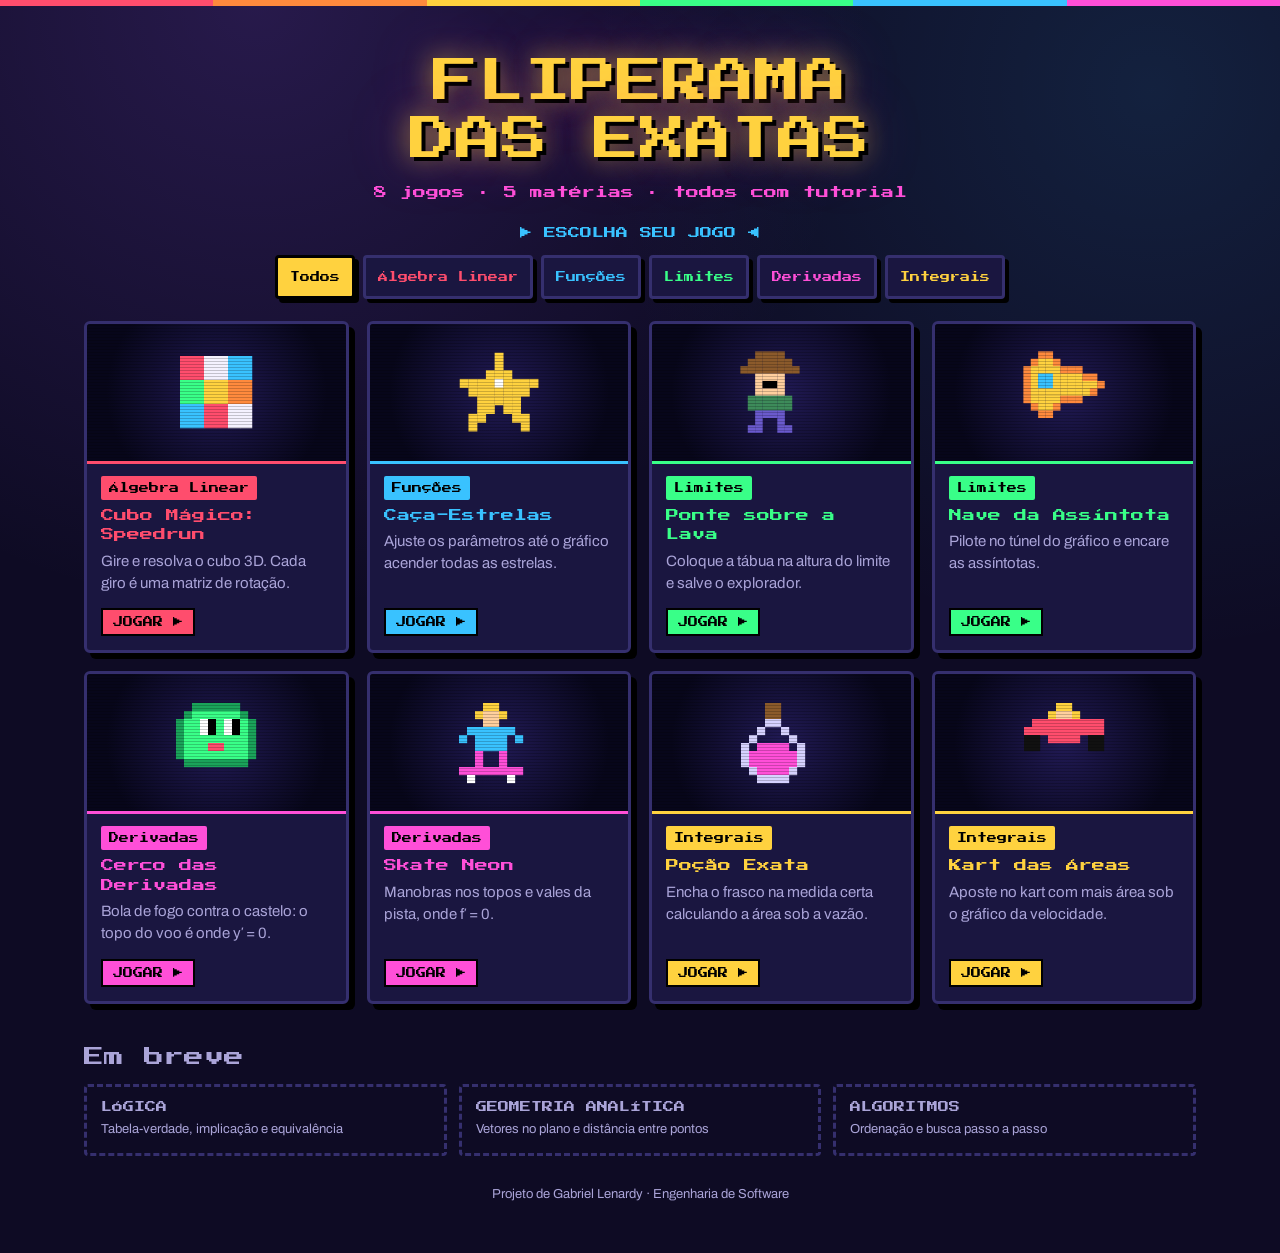
<file: index.html>
<!DOCTYPE html>
<html lang="pt-BR">
<head>
<meta charset="utf-8">
<meta name="viewport" content="width=device-width, initial-scale=1">
<title>Fliperama das Exatas</title>
<link rel="stylesheet" href="comum.css">
<style>
/* VOICE: tela de seleção de fliperama, alegre e direta
   IDEA: cada jogo é um gabinete de arcade com o seu personagem em pixel art e o HI-SCORE
   PICTURE: letreiro neon piscando e uma grade de gabinetes coloridos por matéria
   COLOUR and TYPE: neon (amarelo, rosa, ciano, verde) sobre roxo-noite; Press Start 2P
   LAYOUT: letreiro, filtros das matérias, grade de jogos, próximas matérias */
.letreiro{text-align:center;padding:10px 0 4px}
.letreiro h1{font-size:clamp(22px,4.6vw,46px);margin:0;color:var(--yel);text-shadow:4px 4px 0 #000,0 0 26px rgba(255,210,63,.6),0 0 60px rgba(255,79,216,.35)}
.letreiro .sub{font:clamp(10px,1.4vw,13px)/1.8 var(--pixel);color:var(--pink);margin-top:12px}
.moeda{font:12px var(--pixel);color:var(--blue);margin:18px 0 6px;text-align:center;animation:pisca 1.1s steps(2) infinite}
@keyframes pisca{50%{opacity:0}}
@media(prefers-reduced-motion:reduce){.moeda{animation:none}}
.filtros{display:flex;gap:8px;flex-wrap:wrap;justify-content:center;margin:16px 0 22px}
.filtros button{font:10px/1.4 var(--pixel);padding:8px 12px}
.filtros button.on{background:var(--yel);color:#000;border-color:#000}
.grade{display:grid;grid-template-columns:repeat(auto-fill,minmax(min(100%,255px),1fr));gap:18px}
.gab{display:flex;flex-direction:column;text-decoration:none;color:var(--ink);background:var(--card);border:3px solid var(--line);border-radius:6px;box-shadow:6px 6px 0 #000;overflow:hidden;transition:transform .12s}
.gab:hover{transform:translate(-2px,-4px);border-color:var(--c);box-shadow:8px 10px 0 #000,0 0 24px var(--c)}
.gab .tela{height:140px;display:grid;place-items:center;background:radial-gradient(circle,#211a55,#07061a 75%);border-bottom:3px solid var(--c);position:relative}
.gab .tela::after{content:"";position:absolute;inset:0;background:repeating-linear-gradient(0deg,rgba(0,0,0,.2) 0 1px,transparent 1px 3px)}
.gab svg{width:96px;height:96px;image-rendering:pixelated}
.gab .txt{padding:12px 14px 14px;display:flex;flex-direction:column;gap:6px;flex:1}
.gab h2{font-size:13px;line-height:1.5;margin:0;color:var(--c)}
.gab p{margin:0;color:var(--mut);font-size:15px;line-height:1.45}
.gab .rod{margin-top:auto;padding-top:8px;display:flex;justify-content:space-between;gap:8px;align-items:center}
.gab .jogar{font:10px var(--pixel);color:#000;background:var(--c);padding:7px 10px;border:2px solid #000}
.gab .hi{font:9px/1.5 var(--pixel);color:var(--yel)}
.breve{display:grid;grid-template-columns:repeat(auto-fit,minmax(min(100%,240px),1fr));gap:12px}
.breve div{border:3px dashed var(--line);border-radius:4px;padding:12px 14px}.breve b{display:block;font:11px/1.6 var(--pixel);color:var(--mut)}
@media(prefers-reduced-motion:reduce){.gab{transition:none}.gab:hover{transform:none}}
</style>
</head>
<body>
<div class="stripe"><i style="background:var(--red)"></i><i style="background:var(--org)"></i><i style="background:var(--yel)"></i><i style="background:var(--green)"></i><i style="background:var(--blue)"></i><i style="background:var(--pink)"></i></div>
<section class="band">
  <div class="letreiro">
    <h1>FLIPERAMA<br>DAS EXATAS</h1>
    <div class="sub">8 jogos · 5 matérias · todos com tutorial</div>
  </div>
  <p class="moeda">▶ ESCOLHA SEU JOGO ◀</p>
  <div class="filtros" id="filtros" role="group" aria-label="Filtrar por matéria"></div>
  <div class="grade" id="grade"></div>
  <section style="margin-top:40px"><h2 style="color:var(--mut)">Em breve</h2>
    <div class="breve">
      <div><b>LÓGICA</b><span class="small">Tabela-verdade, implicação e equivalência</span></div>
      <div><b>GEOMETRIA ANALÍTICA</b><span class="small">Vetores no plano e distância entre pontos</span></div>
      <div><b>ALGORITMOS</b><span class="small">Ordenação e busca passo a passo</span></div>
    </div>
  </section>
  <p class="small" style="margin-top:28px;text-align:center">Projeto de Gabriel Lenardy · Engenharia de Software</p>
</section>
<script>
{
const mmss=ms=>{const s=Math.floor(ms/1000);return Math.floor(s/60)+':'+String(s%60).padStart(2,'0');};
const pts=v=>v+' PTS';
const MAT={algebra:['Álgebra Linear','#ff4d6d'],funcoes:['Funções','#39c2ff'],limites:['Limites','#39ff88'],derivadas:['Derivadas','#ff4fd8'],integrais:['Integrais','#ffd23f']};
/* Ícones em pixel art (mesmos personagens dos jogos) */
const ICON={
  cubo:[['rrwwbb','rrwwbb','ggyyoo','ggyyoo','bbrrww','bbrrww'],{r:'#ff4d6d',w:'#f4f1ff',b:'#39c2ff',g:'#39ff88',y:'#ffd23f',o:'#ff8a3d'}],
  funcoes:[['....y....','....y....','...yyy...','yyyywyyyy','.yyyyyyy.','..yyyyy..','..yy.yy..','.yy...yy.','.y.....y.'],{y:'#ffd23f',w:'#fff'}],
  ponte:[['..hhhh..','.hhhhhh.','hhhhhhhh','..ssss..','..skks..','..ssss..','.gggggg.','.gggggg.','..bbbb..','..b..b..','.bb..bb.'],{h:'#8b5a2b',s:'#ffcf9e',k:'#000',g:'#3d8b5a',b:'#6a5acd'}],
  nave:[['..oo.......','.oyyo......','oyyyyooo...','oyccyyyyoo.','oyccyyyyyyo','oyyyyyyyyo.','oyyyyooo...','.oyyo......','..oo.......'],{o:'#ff8a3d',y:'#ffd23f',c:'#39c2ff'}],
  catapulta:[['..gggggg..','.gGGGGGGg.','gGGwkGwkGg','gGGwkGwkGg','gGGGGGGGGg','gGGGrrGGGg','gGGGGGGGGg','.gggggggg.'],{g:'#1aa35a',G:'#39ff88',w:'#fff',k:'#000',r:'#ff4d6d'}],
  skatista:[['...hh...','..hssh..','...ss...','.bbbbbb.','b.bbbb.b','..bbbb..','..p..p..','..p..p..','pppppppp','.w....w.'],{h:'#ffd23f',s:'#ffcf9e',b:'#39c2ff',p:'#ff4fd8',w:'#fff'}],
  tanque:[['...ww...','...ww...','...gg...','..g..g..','.g....g.','g.pppp.g','gppppppg','gppppppg','.gppppg.','..gggg..'],{w:'#8b5a2b',g:'#d6d2ff',p:'#ff4fd8'}],
  corrida:[['....hh....','...hssh...','.ccccccccc','cccccccccc','kk.cccc.kk','kk......kk'],{h:'#ffd23f',s:'#ffcf9e',c:'#ff4d6d',k:'#111'}],
};
const svg=([rows,pal])=>{const w=rows[0].length,h=rows.length;let r='';rows.forEach((l,j)=>[...l].forEach((k,i)=>{if(pal[k])r+=`<rect x="${i}" y="${j}" width="1.02" height="1.02" fill="${pal[k]}"/>`;}));
  return`<svg viewBox="${-1} ${-1} ${Math.max(w,h)+2} ${Math.max(w,h)+2}" aria-hidden="true">${r}</svg>`;};
const JOGOS=[
  ['cubo','algebra','Cubo Mágico: Speedrun','Gire e resolva o cubo 3D. Cada giro é uma matriz de rotação.','exatas-cubo',mmss],
  ['funcoes','funcoes','Caça-Estrelas','Ajuste os parâmetros até o gráfico acender todas as estrelas.','exatas-funcoes',null],
  ['ponte','limites','Ponte sobre a Lava','Coloque a tábua na altura do limite e salve o explorador.','exatas-ponte',pts],
  ['nave','limites','Nave da Assíntota','Pilote no túnel do gráfico e encare as assíntotas.','exatas-nave',pts],
  ['catapulta','derivadas','Cerco das Derivadas','Bola de fogo contra o castelo: o topo do voo é onde y′ = 0.','exatas-catapulta',v=>v+' ★'],
  ['skatista','derivadas','Skate Neon','Manobras nos topos e vales da pista, onde f′ = 0.','exatas-skatista',pts],
  ['tanque','integrais','Poção Exata','Encha o frasco na medida certa calculando a área sob a vazão.','exatas-tanque',pts],
  ['corrida','integrais','Kart das Áreas','Aposte no kart com mais área sob o gráfico da velocidade.','exatas-corrida',pts],
];
const ler=k=>{try{return localStorage.getItem(k);}catch(e){return null;}};
function hi(k,f){const r=ler(k);if(r===null)return'';if(k==='exatas-funcoes'){try{return JSON.parse(r).txt;}catch(e){return'';}}return f?f(+r):r;}
let filtro='todos';
function render(){
  document.getElementById('filtros').innerHTML=[['todos','Todos','#ffd23f'],...Object.entries(MAT).map(([k,[n,c]])=>[k,n,c])].map(([k,n,c])=>`<button data-f="${k}" class="${filtro===k?'on':''}" style="${filtro===k?'':`color:${c}`}">${n}</button>`).join('');
  document.getElementById('grade').innerHTML=JOGOS.filter(j=>filtro==='todos'||j[1]===filtro).map(([arq,m,tit,desc,k,f])=>{const[nm,c]=MAT[m],h=hi(k,f);
    return`<a class="gab" href="${arq}.html" style="--c:${c}"><div class="tela">${svg(ICON[arq])}</div><div class="txt"><span class="tag" style="background:${c};align-self:flex-start">${nm}</span><h2>${tit}</h2><p>${desc}</p><div class="rod"><span class="jogar">JOGAR ▶</span><span class="hi">${h?'HI '+h:''}</span></div></div></a>`;}).join('');
}
document.getElementById('filtros').addEventListener('click',e=>{const b=e.target.closest('button');if(!b)return;filtro=b.dataset.f;render();});
render();
}
</script>
</body>
</html>
</file>
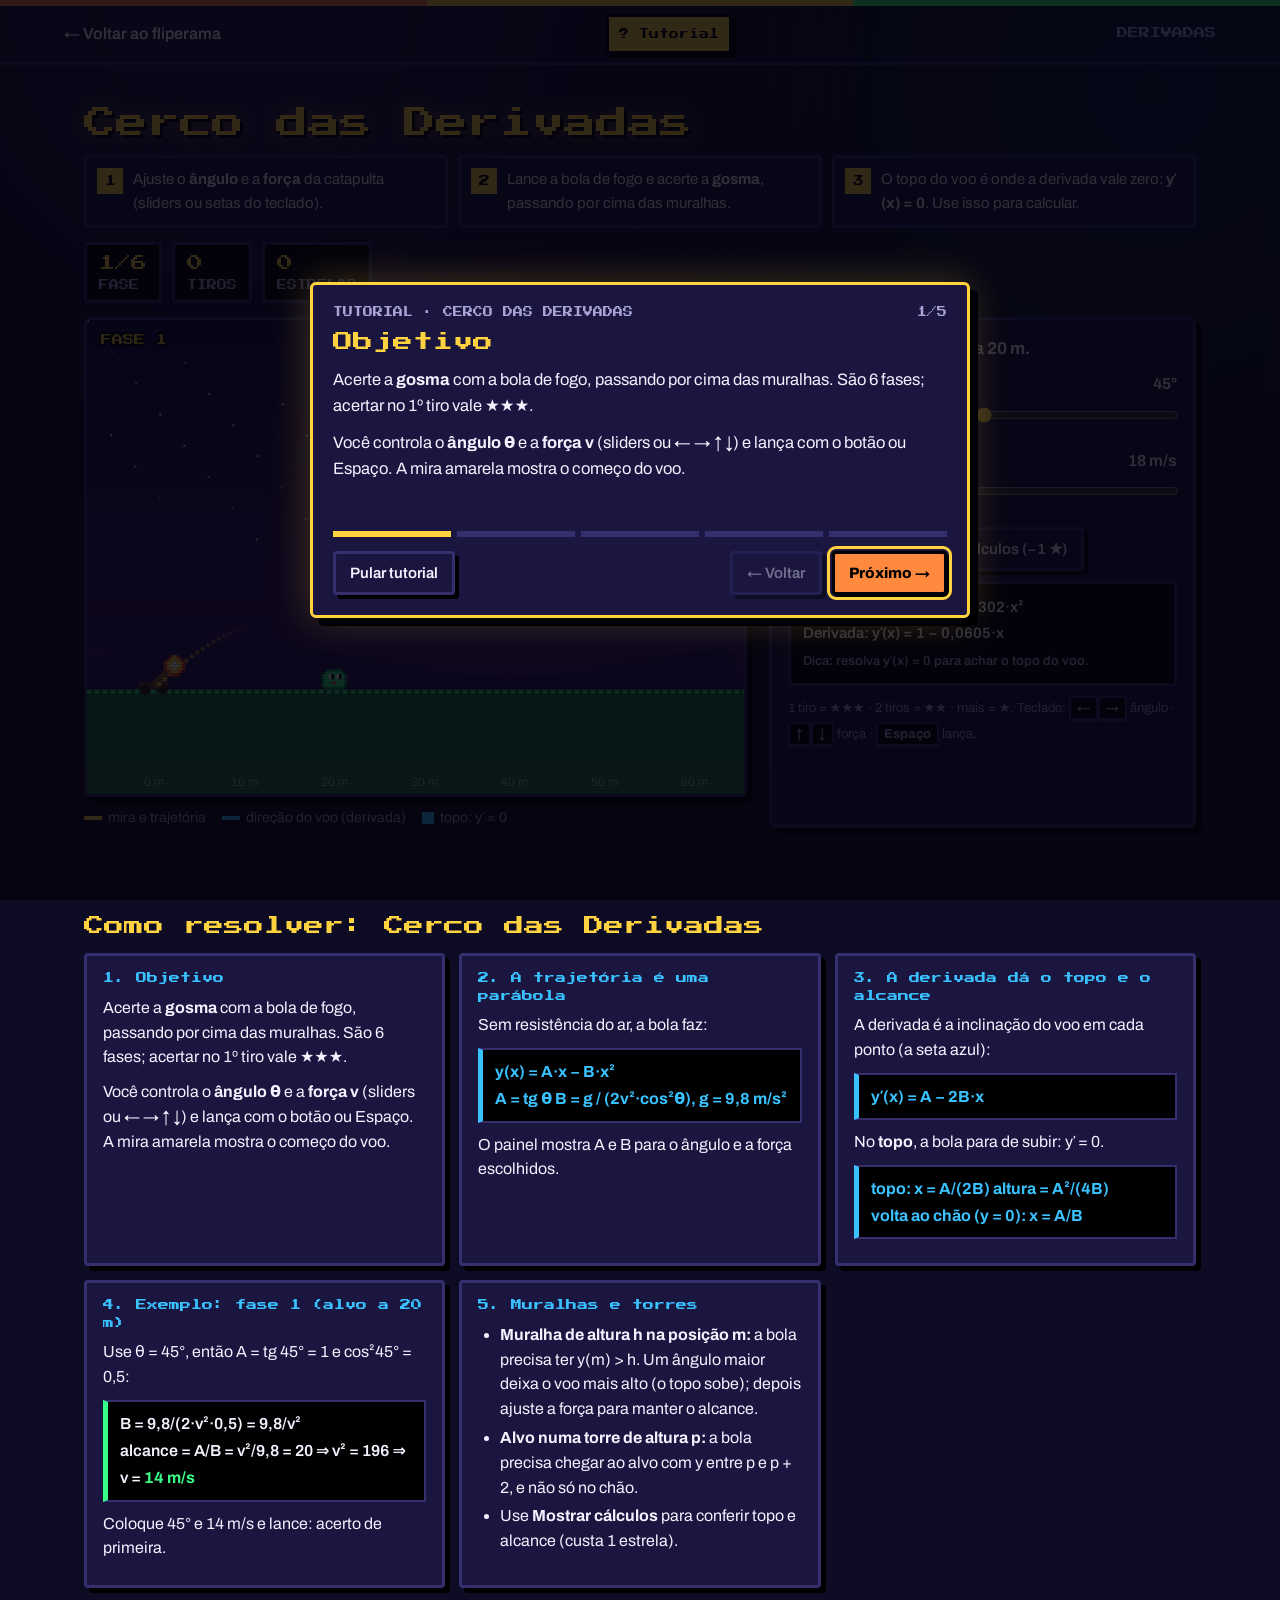
<file: catapulta.html>
<!DOCTYPE html>
<html lang="pt-BR">
<head>
<meta charset="utf-8">
<meta name="viewport" content="width=device-width, initial-scale=1">
<title>Cerco das Derivadas</title>
<link rel="stylesheet" href="comum.css">
<style>
/* VOICE: jogo de estilingue de fliperama, com a conta à vista
   IDEA: cerco a um castelo: a bola de fogo voa numa parábola e a derivada é a direção do voo
   PICTURE: noite roxa, castelo de pedra, gosma-monstro no alvo, trajetória neon e o topo onde y′ = 0
   COLOUR and TYPE: céu roxo, fogo laranja, gosma verde, guia amarela; Press Start 2P + Archivo
   LAYOUT: cenário grande à esquerda, mira e contas à direita */
:root{--cor:var(--org)}
.fig{min-height:480px}
.conta{font-weight:600;font-size:15px;line-height:1.75;background:#000;border:3px solid var(--line);border-radius:4px;padding:10px 12px;margin-top:10px}
.conta b{color:var(--blue)}
.estrelas{font:16px var(--pixel);color:var(--yel)}
</style>
<script src="grafico.js"></script>
<script src="tutoriais.js"></script>
</head>
<body>
<div class="stripe"><i style="background:var(--org)"></i><i style="background:var(--yel)"></i><i style="background:var(--green)"></i></div>
<nav class="topo"><a href="index.html">← Voltar ao fliperama</a><span class="marca">DERIVADAS</span></nav>
<section class="band">
  <h1>Cerco das Derivadas</h1>
  <div class="como">
    <div>Ajuste o <b>ângulo</b> e a <b>força</b> da catapulta (sliders ou setas do teclado).</div>
    <div>Lance a bola de fogo e acerte a <b>gosma</b>, passando por cima das muralhas.</div>
    <div>O topo do voo é onde a derivada vale zero: <b>y′(x) = 0</b>. Use isso para calcular.</div>
  </div>
  <div class="placar"><div><b id="pFase">1/6</b>fase</div><div><b id="pTiros">0</b>tiros</div><div><b id="pEst">0</b>estrelas</div></div>
  <div class="palco">
    <div>
      <div class="fig"><canvas id="cv"></canvas></div>
      <div class="leg"><span><i style="background:var(--yel)"></i>mira e trajetória</span><span><i style="background:var(--blue)"></i>direção do voo (derivada)</span><span><i class="b" style="background:var(--blue)"></i>topo: y′ = 0</span></div>
    </div>
    <aside class="panel" id="painel">
      <h3 id="missao"></h3>
      <div class="par"><label for="ang"><span>Ângulo θ</span><span id="angTxt"></span></label><input type="range" id="ang" min="10" max="80" step="1" value="45"></div>
      <div class="par"><label for="vel"><span>Força (velocidade v)</span><span id="velTxt"></span></label><input type="range" id="vel" min="10" max="30" step="0.5" value="18"></div>
      <div class="acts"><button class="pri" id="bLanca">Lançar!</button><button id="bConta">Mostrar cálculos (−1 ★)</button></div>
      <div class="conta" id="conta"></div>
      <div class="res" id="res" style="display:none"></div>
      <button id="bProx" class="pri" style="display:none;margin-top:4px">Próxima fase</button>
      <p class="small" style="margin-top:10px">1 tiro = ★★★ · 2 tiros = ★★ · mais = ★. Teclado: <span class="kbd">←</span><span class="kbd">→</span> ângulo · <span class="kbd">↑</span><span class="kbd">↓</span> força · <span class="kbd">Espaço</span> lança.</p>
    </aside>
  </div>
</section>
<script>
{
const g=9.8,$=id=>document.getElementById(id),F=G.fmt;
/* Fases: posição do alvo T, altura da torre p (0 = no chão) e muralha [posição, altura] */
const FASES=[
  {T:20,p:0,muro:null,txt:'Fase 1: acerte a gosma a 20 m.'},
  {T:35,p:0,muro:[18,6],txt:'Fase 2: passe por cima da muralha de 6 m.'},
  {T:30,p:8,muro:null,txt:'Fase 3: a gosma está numa torre de 8 m.'},
  {T:45,p:0,muro:[25,14],txt:'Fase 4: o topo do voo precisa passar de 14 m.'},
  {T:24,p:0,muro:[15,12],txt:'Fase 5: muralha alta e perto. Lance bem para cima!'},
  {T:50,p:6,muro:[30,10],txt:'Fase 6 (chefe): muralha de 10 m e torre de 6 m.'},
];
const GOSMA=['..gggggg..','.gGGGGGGg.','gGGwkGwkGg','gGGwkGwkGg','gGGGGGGGGg','gGGGrrGGGg','gGGGGGGGGg','.gggggggg.'];
const PALG={g:'#1aa35a',G:'#39ff88',w:'#ffffff',k:'#000000',r:'#ff4d6d'};
const FOGO=['..oyo..','.oyyyo.','oyywyyo','oywwwyo','oyywyyo','.oyyyo.','..ooo..'];
const PALF={o:'#ff4d1a',y:'#ffd23f',w:'#fff7d6'};
let fi=0,tiros=0,estrelas=0,usouConta=false,voo=null,rastros=[],acertou=false;
const s=G.tela($('cv'));
function coef(){const th=+$('ang').value*Math.PI/180,v=+$('vel').value;return{th,v,A:Math.tan(th),B:g/(2*v*v*Math.cos(th)**2)};}
function painel(){
  const{A,B}=coef(),xp=A/(2*B),yp=A*xp-B*xp*xp,alc=A/B;
  $('angTxt').textContent=$('ang').value+'°';$('velTxt').textContent=F(+$('vel').value,1)+' m/s';
  $('conta').innerHTML=`Trajetória: y(x) = ${F(A)}·x − ${F(B,4)}·x²<br>Derivada: y′(x) = ${F(A)} − ${F(2*B,4)}·x`+
    (usouConta?`<br>Topo: y′ = 0 ⇒ x = <b>${F(xp,1)} m</b>, altura <b>${F(yp,1)} m</b><br>Cai no chão (y = 0) em x = <b>${F(alc,1)} m</b>`:'<br><span class="small">Dica: resolva y′(x) = 0 para achar o topo do voo.</span>');
}
function inicia(){const f=FASES[fi];tiros=0;usouConta=false;rastros=[];voo=null;acertou=false;
  $('missao').textContent=f.txt;$('res').style.display='none';$('bProx').style.display='none';$('bLanca').disabled=false;$('bConta').disabled=false;placar();painel();}
function placar(){$('pFase').textContent=`${fi+1}/${FASES.length}`;$('pTiros').textContent=tiros;$('pEst').textContent=estrelas;}
['ang','vel'].forEach(id=>$(id).addEventListener('input',painel));
$('bConta').onclick=()=>{usouConta=true;$('bConta').disabled=true;painel();};
$('bLanca').onclick=()=>{if(voo||acertou)return;tiros++;placar();voo={...coef(),t:0,pts:[[0,0]],fim:null};};
addEventListener('keydown',e=>{const a=$('ang'),v=$('vel');
  if(e.key==='ArrowLeft'){a.value=+a.value+1;painel();e.preventDefault();}
  else if(e.key==='ArrowRight'){a.value=+a.value-1;painel();e.preventDefault();}
  else if(e.key==='ArrowUp'){v.value=+v.value+.5;painel();e.preventDefault();}
  else if(e.key==='ArrowDown'){v.value=+v.value-.5;painel();e.preventDefault();}
  else if(e.key===' '&&!e.target.closest('button')){$('bLanca').click();e.preventDefault();}});
function bate(x,y){const f=FASES[fi];
  if(f.muro&&Math.abs(x-f.muro[0])<=.8&&y<=f.muro[1])return'muro';
  if(Math.abs(x-f.T)<=1.2&&y>=f.p&&y<=f.p+2.4)return'alvo';
  if(f.p>0&&Math.abs(x-f.T)<=1.8&&y<=f.p)return'torre';
  if(y<0)return'chão';if(x>64)return'fora';return null;}
let P=null;
function termina(oque){
  const{A,B}=voo,xp=A/(2*B),ult=voo.pts[voo.pts.length-1],incl=A-2*B*ult[0];rastros.push({pts:voo.pts,A,B});voo=null;
  const X=P?P.X(ult[0]):0,Y=P?P.Y(Math.max(0,ult[1])):0;
  if(oque==='alvo'){acertou=true;let e=tiros===1?3:tiros===2?2:1;if(usouConta)e=Math.max(1,e-1);estrelas+=e;placar();
    G.explode(X,Y,['#39ff88','#1aa35a','#ffd23f','#ffffff'],50,5);G.pop('K.O.! '+'★'.repeat(e),X,Y-20,'#ffd23f');
    $('res').className='res';$('res').innerHTML=`<b>Acertou! <span class="estrelas">${'★'.repeat(e)}${'☆'.repeat(3-e)}</span></b><br>O topo do voo foi em x = ${F(xp,1)} m, onde y′(x) = 0. Na hora do impacto, y′ = ${F(incl,2)} ${incl<0?'(descendo)':'(ainda subindo)'}.`;
    $('bLanca').disabled=true;$('bConta').disabled=true;$('bProx').textContent=fi===FASES.length-1?'Ver resultado':'Próxima fase';$('bProx').style.display='inline-flex';}
  else{G.explode(X,Y,['#ff8a3d','#ffd23f','#888'],18,3);G.pop(oque==='chão'?'ERROU!':'BAM!',X,Y-10,'#ff4d6d');
    $('res').className='res err';
    $('res').innerHTML=`<b>${oque==='muro'?'Bateu na muralha.':oque==='torre'?'Bateu na torre.':'Não acertou.'}</b> Topo em x = ${F(xp,1)} m (y′ = 0), altura ${F(A*xp-B*xp*xp,1)} m. ${oque==='chão'?`Caiu em x = ${F(ult[0],1)} m; a gosma está em ${FASES[fi].T} m.`:''}`;}
  $('res').style.display='block';}
$('bProx').onclick=()=>{if(fi<FASES.length-1){fi++;inicia();}else{const r=G.recorde('exatas-catapulta',estrelas);G.fim($('painel'),{titulo:'Castelo conquistado!',valor:estrelas+' ★',detalhe:`de ${FASES.length*3} estrelas possíveis`,rec:r,fr:v=>v+' ★'});}};
let ult=0;
G.loop(now=>{const dt=Math.min(.05,(now-(ult||now))/1000)*1.7;ult=now;
  if(voo){for(let k=0;k<8&&voo;k++){voo.t+=dt/8;const x=voo.v*Math.cos(voo.th)*voo.t,y=voo.v*Math.sin(voo.th)*voo.t-g*voo.t*voo.t/2;voo.pts.push([x,y]);const b=bate(x,y);if(b)termina(b);}}
  desenha(now);});
function pedras(c,x,y,w,h,cor){c.fillStyle=cor;c.fillRect(x,y,w,h);c.strokeStyle='rgba(0,0,0,.45)';c.lineWidth=2;
  const bh=10;for(let yy=y+h;yy>y;yy-=bh){c.beginPath();c.moveTo(x,yy);c.lineTo(x+w,yy);c.stroke();const off=((y+h-yy)/bh)%2?0:w/4;for(let xx=x+off;xx<x+w;xx+=w/2){c.beginPath();c.moveTo(xx,yy);c.lineTo(xx,Math.max(y,yy-bh));c.stroke();}}
  c.fillStyle=cor;for(let xx=x;xx<x+w-4;xx+=12)c.fillRect(xx,y-7,7,7);}
function desenha(now){
  s.limpa();if(!s.W)return;const c=s.ctx,W=s.W,H=s.H;
  // céu noturno, lua e estrelas
  const ceu=c.createLinearGradient(0,0,0,H);ceu.addColorStop(0,'#1a0f45');ceu.addColorStop(1,'#4a2475');c.fillStyle=ceu;c.fillRect(0,0,W,H);
  c.fillStyle='#fff';for(let i=0;i<50;i++){const x=(i*97.3)%W,y=(i*41.7)%(H*.55),b=.4+.6*Math.abs(Math.sin(now/700+i));c.globalAlpha=b;c.fillRect(x,y,2,2);}c.globalAlpha=1;
  G.ponto(c,W*.82,H*.16,26,'#fff3c4');G.ponto(c,W*.82+9,H*.16-6,22,'#4a2475'.replace('4a','2c'));
  const p=P=G.plano(s,{x0:-3,x1:64,y0:-3,y1:34},{igual:true,mB:28,mL:40});const X=p.X,Y=p.Y,f=FASES[fi];
  // colinas e chão
  c.fillStyle='#2b1a5e';c.beginPath();c.moveTo(0,Y(0));for(let x=0;x<=W;x+=20)c.lineTo(x,Y(0)-30-18*Math.sin(x/90));c.lineTo(W,Y(0));c.fill();
  c.fillStyle='#1f7a3f';c.fillRect(0,Y(0),W,H-Y(0));c.fillStyle='#39ff88';for(let x=0;x<W;x+=8)c.fillRect(x,Y(0),4,4);
  c.fillStyle='rgba(255,255,255,.55)';c.font='12px Archivo';c.textAlign='center';for(let x=0;x<=60;x+=10)c.fillText(x+' m',X(x),H-8);
  // muralha e torre
  if(f.muro)pedras(c,X(f.muro[0]-.8),Y(f.muro[1]),X(1.6)-X(0),Y(0)-Y(f.muro[1]),'#7d7a99');
  if(f.p>0)pedras(c,X(f.T-1.8),Y(f.p),X(3.6)-X(0),Y(0)-Y(f.p),'#8f8aa8');
  // gosma (alvo)
  if(!acertou){const bob=Math.sin(now/260)*2;G.sprite(c,GOSMA,PALG,X(f.T),Y(f.p+1.1)+bob,Math.max(2.5,(X(2.4)-X(0))/10));}
  else G.arcade(c,'K.O.!',X(f.T),Y(f.p+3),'#39ff88',14);
  // catapulta: base de madeira + braço apontando no ângulo
  const{A,B,th}=coef();c.fillStyle='#6d4524';c.fillRect(X(-1.6),Y(.8),X(3.2)-X(0),Y(0)-Y(.8));G.ponto(c,X(-1),Y(0),5,'#3b2412');G.ponto(c,X(1),Y(0),5,'#3b2412');
  c.save();c.translate(X(0),Y(.4));c.rotate(-th);c.fillStyle='#8b5a2b';c.fillRect(0,-4,X(3.2)-X(0),8);c.restore();
  G.prende(p);
  // mira
  if(!voo&&!acertou){c.fillStyle='#ffd23f';for(let x=.6;x<=10;x+=.6){const y=A*x-B*x*x;c.globalAlpha=1-x/11;c.fillRect(X(x)-2,Y(y)-2,4,4);}c.globalAlpha=1;}
  // tiros anteriores com o topo marcado
  rastros.forEach((r,i)=>{const at=i===rastros.length-1;c.fillStyle=at?'#ffd23f':'rgba(255,210,63,.3)';r.pts.forEach(([x,y],j)=>{if(j%6===0)c.fillRect(X(x)-2,Y(y)-2,4,4);});
    if(at){const xp=r.A/(2*r.B),yp=r.A*xp-r.B*xp*xp;c.strokeStyle='#39c2ff';c.lineWidth=3;c.shadowColor='#39c2ff';c.shadowBlur=10;c.beginPath();c.moveTo(X(xp-5),Y(yp));c.lineTo(X(xp+5),Y(yp));c.stroke();c.shadowBlur=0;
      G.ponto(c,X(xp),Y(yp),6,'#39c2ff','#000');G.rotulo(c,`topo: y′ = 0 (x = ${F(xp,1)})`,X(xp)+10,Y(yp)-20,'#39c2ff');}});
  // bola de fogo em voo + seta da derivada
  if(voo){const[x,y]=voo.pts[voo.pts.length-1],d=voo.A-2*voo.B*x,ang=Math.atan(d);
    for(let k=1;k<10;k++){const q=voo.pts[Math.max(0,voo.pts.length-1-k*3)];c.globalAlpha=.5-k*.05;G.ponto(c,X(q[0]),Y(q[1]),6-k*.5,k%2?'#ff8a3d':'#ffd23f');}c.globalAlpha=1;
    c.strokeStyle='#39c2ff';c.lineWidth=3;c.beginPath();c.moveTo(X(x),Y(y));c.lineTo(X(x)+44*Math.cos(ang),Y(y)-44*Math.sin(ang));c.stroke();
    G.sprite(c,FOGO,PALF,X(x),Y(y),3,{rot:now/80});G.rotulo(c,`y′ = ${F(d,2)}`,X(x)+14,Y(y)+28,'#39c2ff');}
  else if(!acertou)G.sprite(c,FOGO,PALF,X(0)+(X(3.2)-X(0))*Math.cos(th),Y(.4)-(X(3.2)-X(0))*Math.sin(th),3);
  G.solta(p);
  G.desenhaParts(c);G.desenhaPops(c);
  G.arcade(c,`FASE ${fi+1}`,14,26,'#ffd23f',11,'left');
}
inicia();
}
</script>
<script>G.tutorial('catapulta');</script>
</body>
</html>
</file>
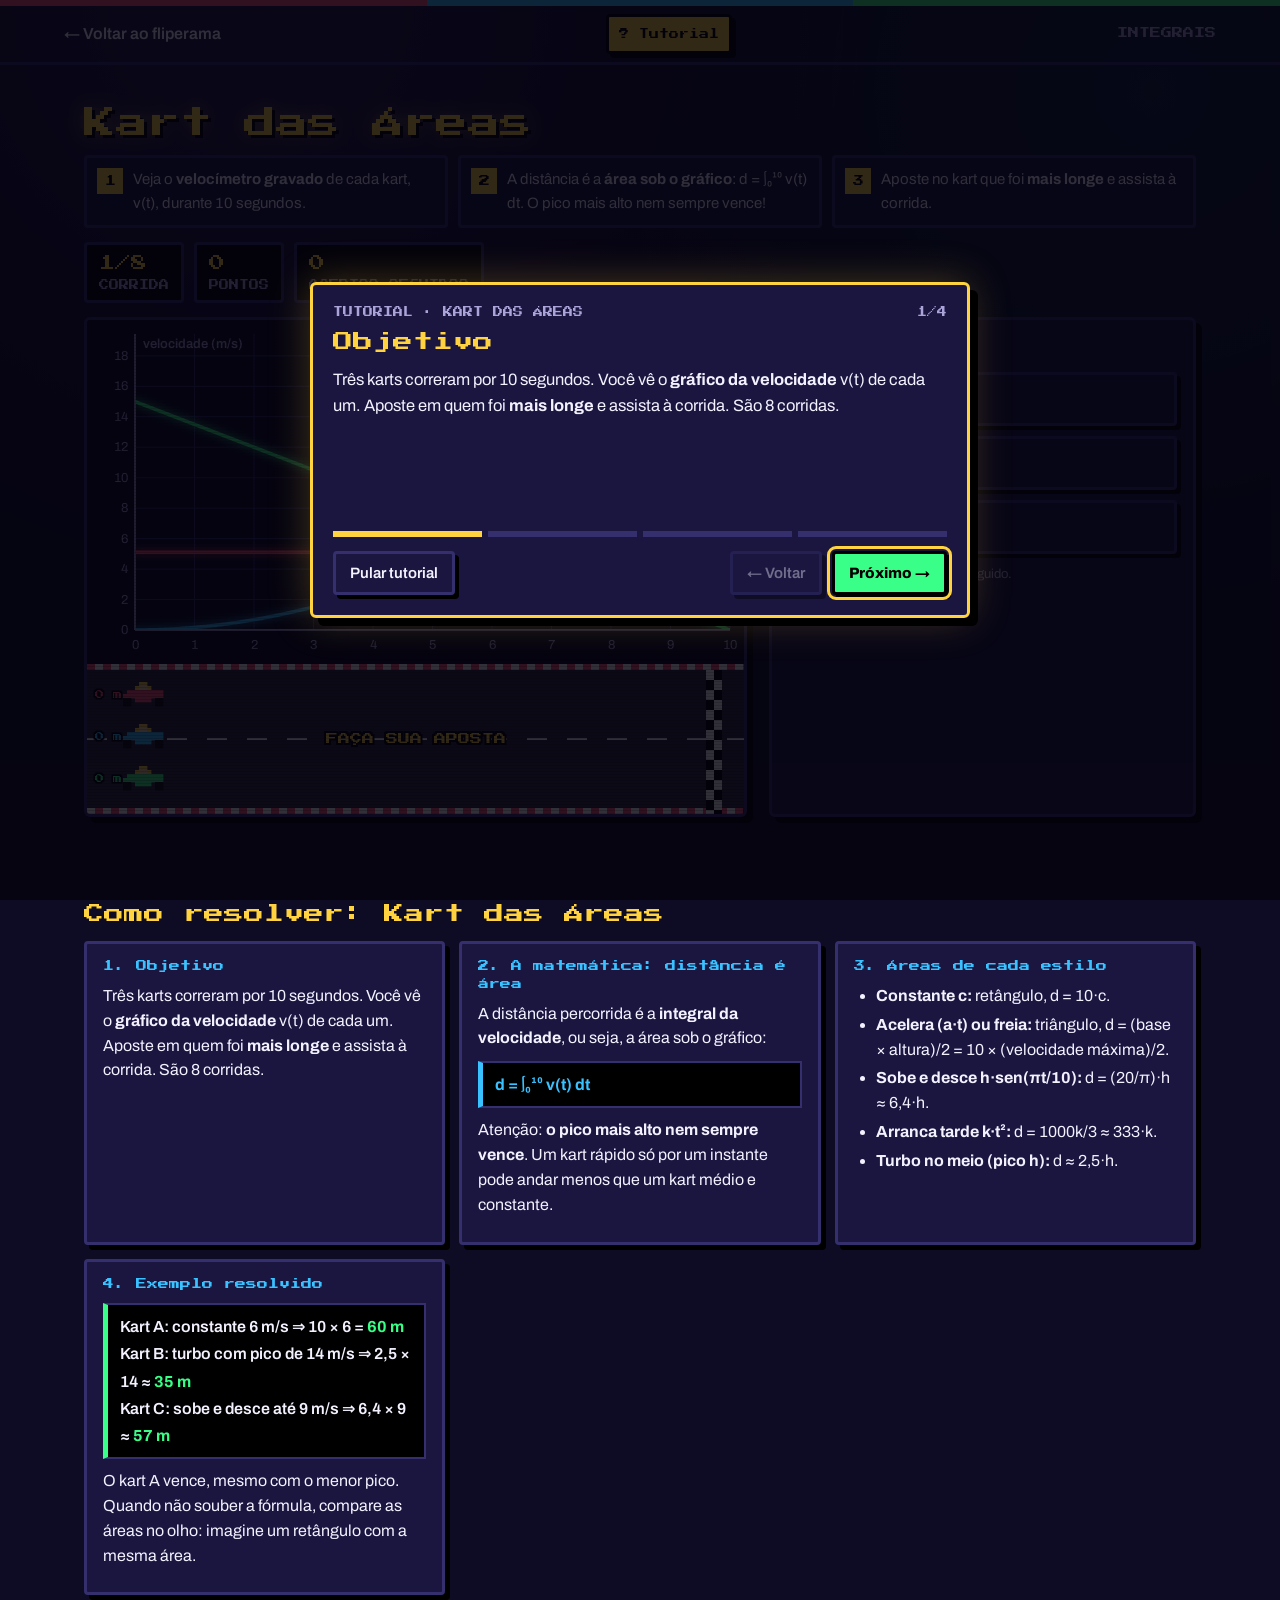
<file: corrida.html>
<!DOCTYPE html>
<html lang="pt-BR">
<head>
<meta charset="utf-8">
<meta name="viewport" content="width=device-width, initial-scale=1">
<title>Kart das Áreas</title>
<link rel="stylesheet" href="comum.css">
<style>
/* VOICE: corrida de kart de fliperama: aposta, largada e chegada
   IDEA: três karts com velocímetros gravados; vence quem tem mais área sob v(t)
   PICTURE: gráfico neon das velocidades; pista com semáforo, karts em pixel art e bandeira quadriculada
   COLOUR and TYPE: kart vermelho, azul e verde; Press Start 2P na largada
   LAYOUT: gráfico + pista à esquerda, apostas à direita */
:root{--cor:var(--green)}
.fig{min-height:500px}
.apostas{display:grid;gap:10px;margin-top:10px}
.apostas button{justify-content:flex-start;gap:10px;font-size:18px;min-height:54px}
.apostas i{width:18px;height:18px;display:inline-block;border:2px solid #000}
.apostas button.certa{outline:3px solid var(--green)}
.apostas button.errada{outline:3px solid var(--red)}
</style>
<script src="grafico.js"></script>
<script src="tutoriais.js"></script>
</head>
<body>
<div class="stripe"><i style="background:var(--red)"></i><i style="background:var(--blue)"></i><i style="background:var(--green)"></i></div>
<nav class="topo"><a href="index.html">← Voltar ao fliperama</a><span class="marca">INTEGRAIS</span></nav>
<section class="band">
  <h1>Kart das Áreas</h1>
  <div class="como">
    <div>Veja o <b>velocímetro gravado</b> de cada kart, v(t), durante 10 segundos.</div>
    <div>A distância é a <b>área sob o gráfico</b>: d = ∫₀¹⁰ v(t) dt. O pico mais alto nem sempre vence!</div>
    <div>Aposte no kart que foi <b>mais longe</b> e assista à corrida.</div>
  </div>
  <div class="placar"><div><b id="pRod">1/8</b>corrida</div><div><b id="pPts">0</b>pontos</div><div><b id="pSeq">0</b>acertos seguidos</div></div>
  <div class="palco">
    <div><div class="fig"><canvas id="cv"></canvas></div></div>
    <aside class="panel" id="painel">
      <h3>Quem vai mais longe?</h3>
      <div class="apostas" id="ap"></div>
      <div class="res" id="res" style="display:none"></div>
      <button class="pri" id="bProx" style="display:none">Próxima corrida</button>
      <p class="small" style="margin-top:10px">Acerto: +10, mais 2 por acerto seguido.</p>
    </aside>
  </div>
</section>
<script>
{
const $=id=>document.getElementById(id),F=G.fmt,R=(a,b)=>a+Math.random()*(b-a),T=10;
const TIPOS=[
  ()=>{const c=+R(4,9).toFixed(1);return{f:()=>c,ex:`v = ${F(c,1)} (constante)`};},
  ()=>{const a=+R(.8,1.8).toFixed(2);return{f:t=>a*t,ex:`v = ${F(a,2)}t (acelera)`};},
  ()=>{const b=+R(10,16).toFixed(1);return{f:t=>b*(1-t/T),ex:`v = ${F(b,1)}·(1 − t/10) (freia)`};},
  ()=>{const h=+R(8,14).toFixed(1);return{f:t=>h*Math.sin(Math.PI*t/T),ex:`v = ${F(h,1)}·sen(πt/10) (sobe e desce)`};},
  ()=>{const k=+R(.1,.17).toFixed(3);return{f:t=>k*t*t,ex:`v = ${F(k,3)}t² (arranca tarde)`};},
  ()=>{const h=+R(13,18).toFixed(1);return{f:t=>h*Math.exp(-((t-5)**2)/2),ex:`turbo de ${F(h,1)} m/s no meio`};},
];
const area=f=>{let a=0;for(let i=0;i<1000;i++)a+=f((i+.5)/100)/100;return a;};
const CORES=['#ff4d6d','#39c2ff','#39ff88'],NOMES=['Vermelho','Azul','Verde'];
const KART=['....hh....','...hssh...','.ccccccccc','cccccccccc','kk.cccc.kk','kk......kk'];
let ri=0,pts=0,seq=0,carros=[],resp=false,t=0,fase='aposta',t0=0;const TOTAL=8;
function sorteia(){for(;;){const tipos=G.emb([0,1,2,3,4,5]).slice(0,3);carros=tipos.map(i=>{const c=TIPOS[i]();c.d=area(c.f);return c;});
  const d=carros.map(c=>c.d).sort((a,b)=>b-a);if((d[0]-d[1])/d[0]>.06&&(d[0]-d[1])/d[0]<.35)return;}}
function nova(){sorteia();resp=false;t=0;fase='aposta';
  $('ap').innerHTML=carros.map((c,i)=>`<button data-i="${i}"><i style="background:${CORES[i]}"></i>Kart ${NOMES[i]}</button>`).join('');
  $('res').style.display='none';$('bProx').style.display='none';placar();}
function placar(){$('pRod').textContent=`${ri+1}/${TOTAL}`;$('pPts').textContent=pts;$('pSeq').textContent=seq;}
let vence=0,acerto=false;
$('ap').addEventListener('click',e=>{const b=e.target.closest('button');if(!b||resp)return;resp=true;fase='largada';t0=performance.now();
  vence=carros.reduce((m,c,i)=>c.d>carros[m].d?i:m,0);acerto=+b.dataset.i===vence;if(acerto){seq++;pts+=10+2*(seq-1);}else seq=0;b.classList.add('escolhido');
  [...$('ap').children].forEach(x=>x.disabled=true);});
function revela(){placar();
  [...$('ap').children].forEach((x,i)=>{x.classList.toggle('certa',i===vence);if(x.classList.contains('escolhido')&&!acerto)x.classList.add('errada');x.innerHTML+=` <span class="small" style="margin-left:auto">${F(carros[i].d,1)} m</span>`;});
  $('res').className='res'+(acerto?'':' err');
  $('res').innerHTML=`<b>${acerto?'Acertou!':'Não foi dessa vez.'}</b> O kart ${NOMES[vence]} percorreu ${F(carros[vence].d,1)} m, a maior área sob o gráfico.<br>${carros.map((c,i)=>`${NOMES[i]}: ${c.ex}`).join('<br>')}`;
  $('res').style.display='block';$('bProx').textContent=ri<TOTAL-1?'Próxima corrida':'Ver resultado';$('bProx').style.display='inline-flex';}
$('bProx').onclick=()=>{if(ri<TOTAL-1){ri++;nova();}else{const r=G.recorde('exatas-corrida',pts);G.fim($('painel'),{titulo:'Fim do campeonato!',valor:pts,detalhe:'pontos',rec:r});}};
const s=G.tela($('cv'));let ult=0;
G.loop(now=>{const dt=Math.min(.05,(now-(ult||now))/1000);ult=now;
  if(fase==='largada'&&now-t0>2400){fase='correndo';}
  if(fase==='correndo'){t=Math.min(T,t+dt*2.2);if(t>=T){fase='fim';revela();}}
  desenha(now);});
function desenha(now){
  s.limpa();if(!s.W||!carros.length)return;const c=s.ctx,W=s.W,H=s.H,pistaH=150;
  c.fillStyle='#0b0920';c.fillRect(0,0,W,H);
  const vmax=Math.max(...carros.flatMap(k=>Array.from({length:101},(_,i)=>k.f(i/10))));
  const p=G.plano(s,{x0:0,x1:T,y0:0,y1:vmax*1.15},{mB:34+pistaH});
  G.grade(p,{tx:'t (s)',ty:'velocidade (m/s)'});
  // área já percorrida por cada kart
  if(fase!=='aposta'){carros.forEach((k,i)=>{c.save();c.globalAlpha=.18;c.fillStyle=CORES[i];c.beginPath();c.moveTo(p.X(0),p.Y(0));for(let j=0;j<=100;j++){const tm=t*j/100;c.lineTo(p.X(tm),p.Y(k.f(tm)));}c.lineTo(p.X(t),p.Y(0));c.fill();c.restore();});
    c.strokeStyle='#fff';c.lineWidth=1.5;c.beginPath();c.moveTo(p.X(t),p.mT);c.lineTo(p.X(t),p.Y(0));c.stroke();}
  carros.forEach((k,i)=>G.curva(p,k.f,CORES[i],3.5,{brilho:8}));
  // pista
  const y0=H-pistaH,dmax=Math.max(...carros.map(k=>k.d)),X=d=>56+d/dmax*(W-120);
  c.fillStyle='#2a2a3a';c.fillRect(0,y0,W,pistaH);c.fillStyle='#fff';for(let x=0;x<W;x+=40)c.fillRect(x+((fase==='correndo')?-(now/4)%40:0),y0+pistaH/2-1,20,2);
  c.fillStyle='#ff4d6d';for(let x=0;x<W;x+=16){c.fillRect(x,y0,8,6);c.fillRect(x+8,y0+pistaH-6,8,6);}c.fillStyle='#fff';for(let x=8;x<W;x+=16){c.fillRect(x,y0,8,6);c.fillRect(x-8,y0+pistaH-6,8,6);}
  // bandeira quadriculada na chegada do vencedor
  const xf=X(dmax)+26;for(let j=0;j<pistaH/10;j++)for(let i=0;i<2;i++){c.fillStyle=(i+j)%2?'#000':'#fff';c.fillRect(xf+i*8,y0+6+j*10,8,10);}
  carros.forEach((k,i)=>{let d=0;for(let j=0;j<200;j++)d+=k.f((j+.5)*t/200)*t/200;const y=y0+30+i*42;
    G.sprite(c,KART,{h:'#ffd23f',s:'#ffcf9e',c:CORES[i],k:'#111'},X(d),y,4);G.arcade(c,F(d,0)+' m',8,y+5,CORES[i],9,'left');
    if(fase==='fim'&&i===vence)G.arcade(c,'1º',X(d)+30,y-10,'#ffd23f',12);});
  // semáforo de largada
  if(fase==='largada'){const k=Math.floor((now-t0)/600);c.fillStyle='rgba(0,0,0,.6)';c.fillRect(0,0,W,y0);
    for(let i=0;i<3;i++)G.ponto(c,W/2-60+i*60,y0/2,22,k>i?(k>=3?'#39ff88':'#ff4d6d'):'#333','#000',3);
    G.arcade(c,k>=3?'VAI!':String(3-k),W/2,y0/2+70,'#ffd23f',18);}
  if(fase==='aposta')G.arcade(c,'FAÇA SUA APOSTA',W/2,y0+pistaH/2+6,'#ffd23f',12);
}
nova();
}
</script>
<script>G.tutorial('corrida');</script>
</body>
</html>
</file>
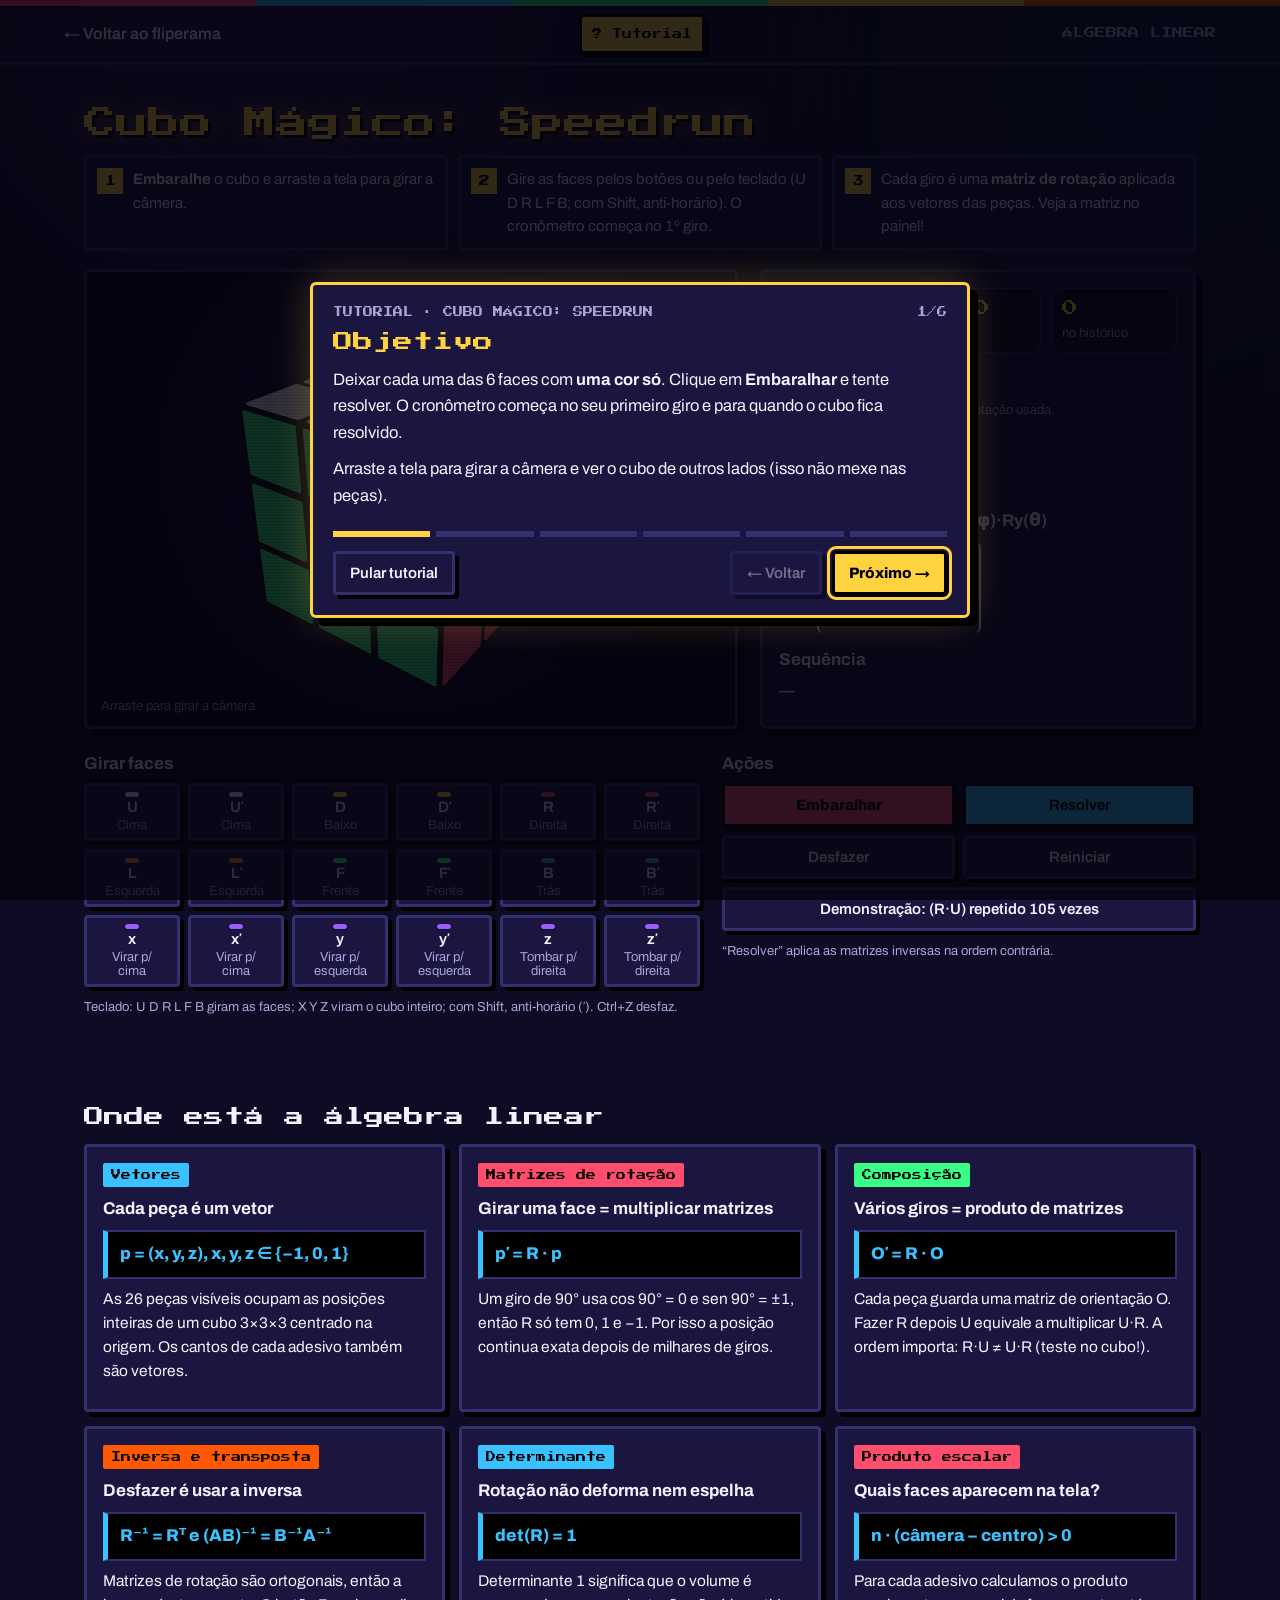
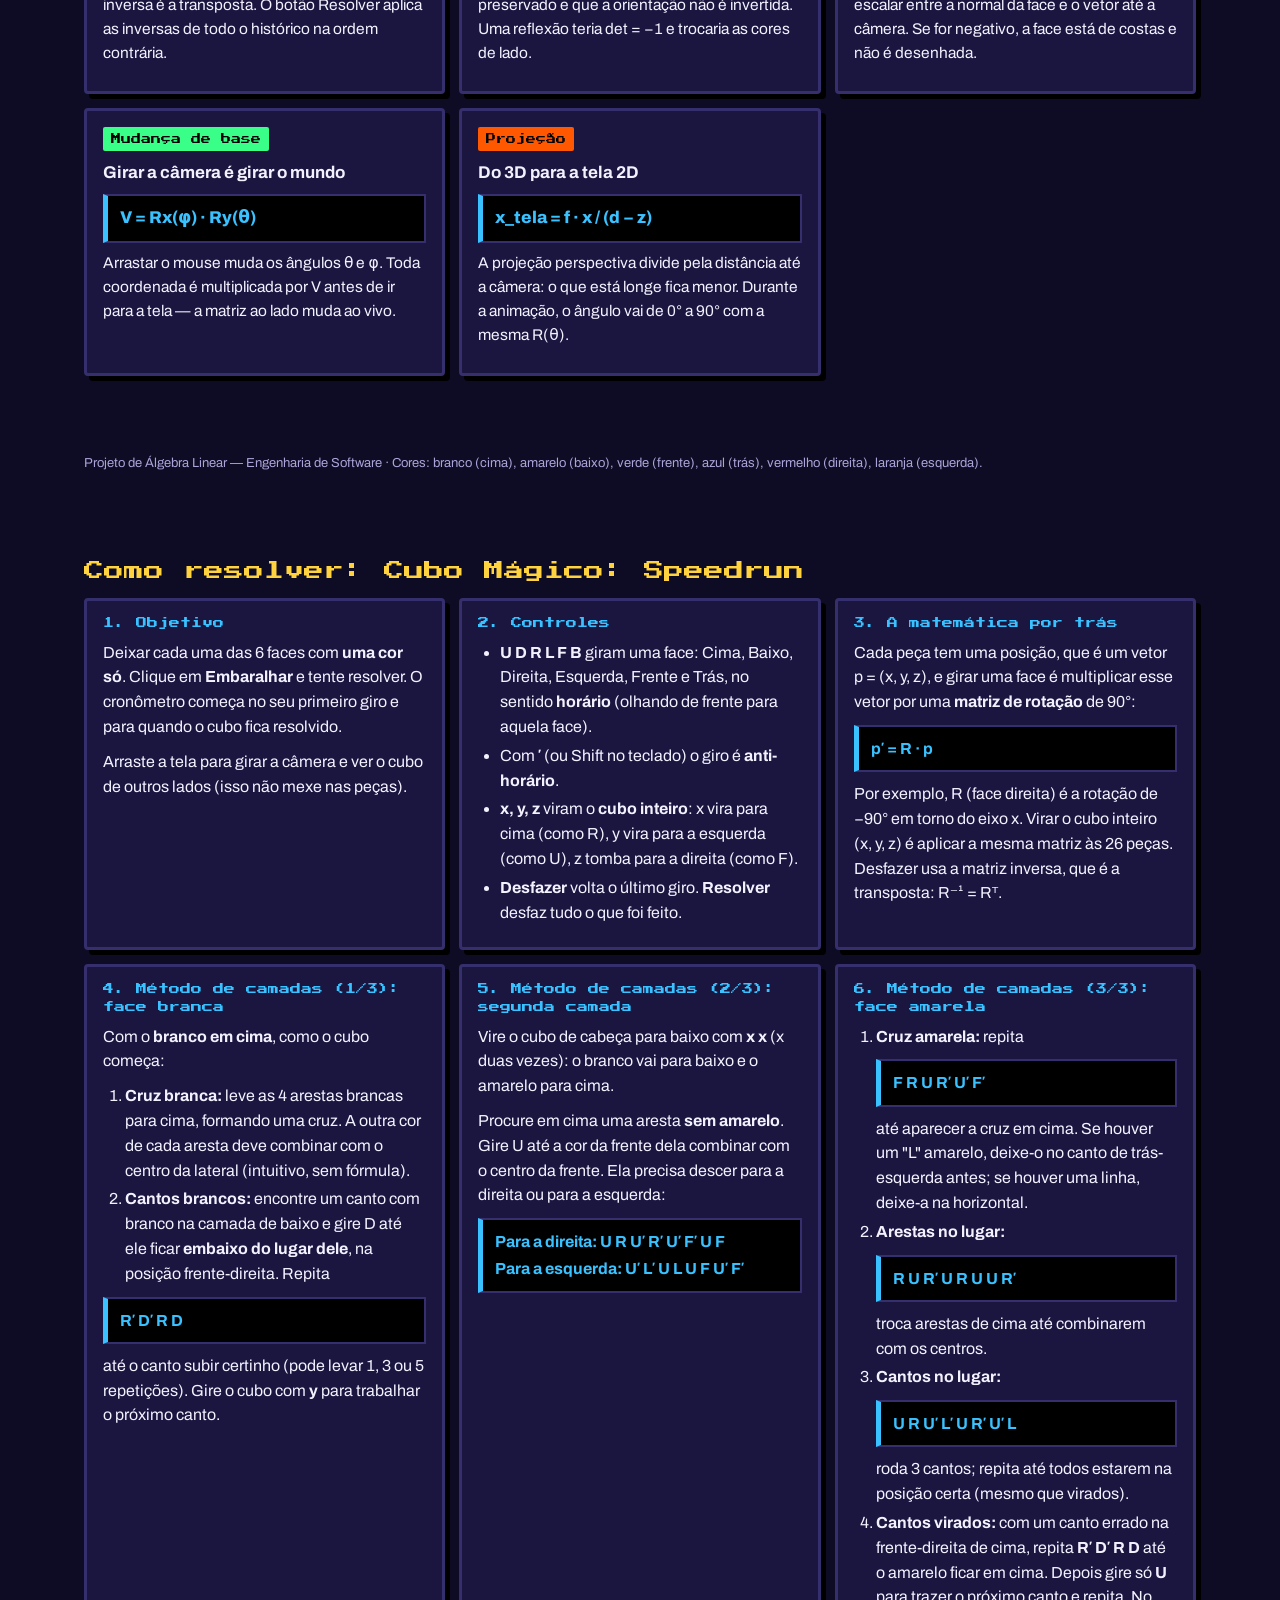
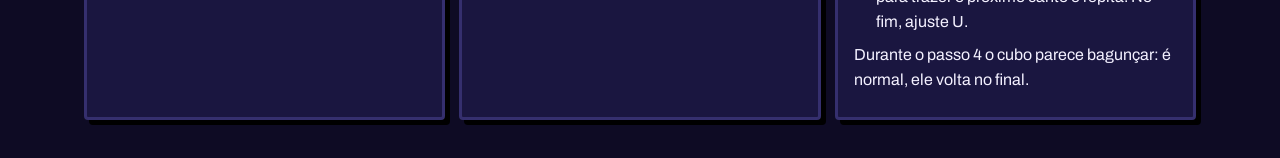
<file: cubo.html>
<!DOCTYPE html>
<html lang="pt-BR">
<head>
<meta charset="utf-8">
<meta name="viewport" content="width=device-width, initial-scale=1">
<title>Cubo Mágico 3D</title>
<link rel="stylesheet" href="comum.css">
<script src="grafico.js"></script>
<script src="tutoriais.js"></script>
<style>
/* VOICE: lúdico mas preciso — um brinquedo que mostra a sua matemática
   IDEA: o próprio cubo como bancada de laboratório de álgebra linear
   PICTURE: o cubo 3D grande, girável, com a matriz de cada movimento ao lado
   COLOUR and TYPE: cores oficiais do cubo (vermelho, azul, verde, amarelo) sobre branco/grafite; Archivo
   LAYOUT: título curto, cubo + painel de matriz, controles, depois os conceitos */
.main{display:grid;grid-template-columns:minmax(0,1.5fr) minmax(0,1fr);gap:22px;margin-top:18px}
.fig{min-height:460px;background:radial-gradient(circle at 50% 42%,#2a2160,#07061a 70%);touch-action:none;cursor:grab}
.fig canvas{position:absolute;inset:0;width:100%;height:100%}
.hint{position:absolute;left:14px;bottom:10px;font-size:13px;color:var(--mut);pointer-events:none}
.badge{position:absolute;right:14px;top:12px;font:10px/1.4 var(--pixel);padding:8px 10px;background:#000;border:3px solid var(--line);z-index:1}
.badge.ok{background:var(--green);color:#000;border-color:#000}
.stats{display:grid;grid-template-columns:repeat(3,minmax(0,1fr));gap:10px;margin-bottom:14px}
.stats div{background:var(--bg);border-radius:12px;padding:8px 10px;border:1px solid var(--line)}
.stats b{display:block;font:16px/1.4 var(--pixel);color:var(--yel)}
.stats span{font-size:13px;color:var(--mut)}
.mx{display:flex;align-items:center;gap:10px;flex-wrap:wrap;margin:8px 0}
.mat{display:inline-grid;grid-template-columns:repeat(3,auto);gap:2px 12px;padding:6px 10px;border-left:2px solid var(--ink);border-right:2px solid var(--ink);border-radius:6px;font-weight:600;text-align:right}
.vec{display:inline-grid;gap:2px;padding:6px 8px;border-left:2px solid var(--ink);border-right:2px solid var(--ink);border-radius:6px;font-weight:600;text-align:right}
.eq{font-weight:800;font-size:18px}
.small{font-size:13px;color:var(--mut)}
.seq{font-weight:600;word-break:break-word;min-height:1.5em}
.ctrl{display:grid;grid-template-columns:minmax(0,1.3fr) minmax(0,1fr);gap:22px;margin-top:22px}
.moves{display:grid;grid-template-columns:repeat(6,minmax(0,1fr));gap:8px}
.mv{display:flex;flex-direction:column;align-items:center;line-height:1.1;gap:2px}
.mv small{font-size:13px;font-weight:400;color:var(--mut)}
.mv i{width:14px;height:5px;border-radius:3px;display:block}
.ctrl .acts{margin-top:0;display:grid;grid-template-columns:repeat(2,minmax(0,1fr));gap:8px}
.acts .pri{background:var(--red);color:#000;border-color:#000}
.acts .sec{background:var(--blue);color:#000;border-color:#000}
.acts .wide{grid-column:1/-1}
.keys{margin-top:10px}
.cards{display:grid;grid-template-columns:repeat(auto-fit,minmax(min(100%,270px),1fr));gap:14px}
.card{background:var(--card);border-radius:4px;padding:16px;border:3px solid var(--line);box-shadow:5px 5px 0 #000}
.card .f{font-weight:800;font-size:17px;margin:8px 0;color:var(--blue)}
.card p{font-size:15.5px}

footer{color:var(--mut);font-size:13px}
@media(max-width:860px){.main,.ctrl{grid-template-columns:minmax(0,1fr)}.fig{min-height:360px}}
@media(max-width:600px){.moves{grid-template-columns:repeat(4,minmax(0,1fr))}.fig{min-height:320px}}
@media(prefers-reduced-motion:reduce){*{scroll-behavior:auto}}
</style>
</head>
<body>
<div class="stripe"><i style="background:var(--red)"></i><i style="background:var(--blue)"></i><i style="background:var(--green)"></i><i style="background:var(--yel)"></i><i style="background:#ff5800"></i></div>
<nav class="topo"><a href="index.html">← Voltar ao fliperama</a><span class="marca">ÁLGEBRA LINEAR</span></nav>

<section class="band">
  <h1>Cubo Mágico: Speedrun</h1>
  <div class="como">
    <div><b>Embaralhe</b> o cubo e arraste a tela para girar a câmera.</div>
    <div>Gire as faces pelos botões ou pelo teclado (U D R L F B; com Shift, anti-horário). O cronômetro começa no 1º giro.</div>
    <div>Cada giro é uma <b>matriz de rotação</b> aplicada aos vetores das peças. Veja a matriz no painel!</div>
  </div>

  <div class="main">
    <div class="fig" id="fig">
      <canvas id="cv"></canvas>
      <div class="badge" id="badge">Resolvido</div>
      <div class="hint">Arraste para girar a câmera</div>
    </div>

    <aside class="panel">
      <div class="stats">
        <div><b id="sMoves">0</b><span>movimentos</span></div>
        <div><b id="sTime">0:00</b><span>tempo</span></div>
        <div><b id="sHist">0</b><span>no histórico</span></div>
      </div>
      <h3>Último movimento: <span id="mName">—</span></h3>
      <p class="small" id="mDesc">Faça um giro para ver a matriz de rotação usada.</p>
      <div class="mx">
        <span class="eq">R =</span><div class="mat" id="mR"></div>
      </div>
      <div class="mx" id="mEx"></div>
      <p class="small" id="mProp">det(R) = 1 · Rᵀ = R⁻¹</p>
      <h3 style="margin-top:14px">Matriz da câmera V = Rx(φ)·Ry(θ)</h3>
      <div class="mx"><span class="eq">V =</span><div class="mat" id="mV"></div></div>
      <h3 style="margin-top:14px">Sequência</h3>
      <div class="seq" id="seq">—</div>
    </aside>
  </div>

  <div class="ctrl">
    <div>
      <h3>Girar faces</h3>
      <div class="moves" id="moves"></div>
      <p class="small keys">Teclado: U D R L F B giram as faces; X Y Z viram o cubo inteiro; com Shift, anti-horário (′). Ctrl+Z desfaz.</p>
    </div>
    <div>
      <h3>Ações</h3>
      <div class="acts">
        <button class="pri" id="bScr">Embaralhar</button>
        <button class="sec" id="bSol">Resolver</button>
        <button id="bUndo">Desfazer</button>
        <button id="bReset">Reiniciar</button>
        <button class="wide" id="bDemo">Demonstração: (R·U) repetido 105 vezes</button>
      </div>
      <p class="small" id="msg" style="margin-top:10px">“Resolver” aplica as matrizes inversas na ordem contrária.</p>
    </div>
  </div>
</section>

<section class="band">
  <h2>Onde está a álgebra linear</h2>
  <div class="cards" id="cards"></div>
</section>

<section class="band"><footer>Projeto de Álgebra Linear — Engenharia de Software · Cores: branco (cima), amarelo (baixo), verde (frente), azul (trás), vermelho (direita), laranja (esquerda).</footer></section>

<script>
{
const COL={U:'#f4f1ff',D:'#ffd23f',F:'#39ff88',B:'#39c2ff',R:'#ff4d6d',L:'#ff8a3d'};
const DIRS=[[0,1,0,'U'],[0,-1,0,'D'],[0,0,1,'F'],[0,0,-1,'B'],[1,0,0,'R'],[-1,0,0,'L']];
const NAMES={U:'Cima',D:'Baixo',R:'Direita',L:'Esquerda',F:'Frente',B:'Trás',x:'Virar p/ cima',y:'Virar p/ esquerda',z:'Tombar p/ direita'};
// face: [índice do eixo, camada, sinal do quarto de volta horário]
const MOVES={U:[1,1,-1],D:[1,-1,1],R:[0,1,-1],L:[0,-1,1],F:[2,1,-1],B:[2,-1,1],x:[0,null,-1],y:[1,null,-1],z:[2,null,-1]};
const naCamada=(c,m)=>m.L===null||c.p[m.ai]===m.L;
const AX=['x','y','z'];

/* ---------- Álgebra linear básica ---------- */
const I3=()=>[[1,0,0],[0,1,0],[0,0,1]];
const mul=(A,B)=>A.map(r=>[0,1,2].map(j=>r[0]*B[0][j]+r[1]*B[1][j]+r[2]*B[2][j]));
const mv=(A,v)=>A.map(r=>r[0]*v[0]+r[1]*v[1]+r[2]*v[2]);
const dot=(a,b)=>a[0]*b[0]+a[1]*b[1]+a[2]*b[2];
const add=(a,b)=>[a[0]+b[0],a[1]+b[1],a[2]+b[2]];
const sc=(a,k)=>[a[0]*k,a[1]*k,a[2]*k];
const tr=A=>[0,1,2].map(i=>[0,1,2].map(j=>A[j][i]));
const rnd=A=>A.map(r=>r.map(x=>Math.round(x)+0));
function rot(ax,t){const c=Math.cos(t),s=Math.sin(t);
  if(ax===0)return[[1,0,0],[0,c,-s],[0,s,c]];
  if(ax===1)return[[c,0,s],[0,1,0],[-s,0,c]];
  return[[c,-s,0],[s,c,0],[0,0,1]];}
const det=A=>A[0][0]*(A[1][1]*A[2][2]-A[1][2]*A[2][1])-A[0][1]*(A[1][0]*A[2][2]-A[1][2]*A[2][0])+A[0][2]*(A[1][0]*A[2][1]-A[1][1]*A[2][0]);

/* ---------- Estado do cubo: 26 peças, cada uma com posição p e orientação O ---------- */
let cubies=[];
function build(){cubies=[];
  for(let x=-1;x<=1;x++)for(let y=-1;y<=1;y++)for(let z=-1;z<=1;z++){
    if(!x&&!y&&!z)continue;
    cubies.push({p:[x,y,z],O:I3(),faces:DIRS.map(d=>({n:[d[0],d[1],d[2]],col:(x*d[0]+y*d[1]+z*d[2])===1?COL[d[3]]:null}))});
  }}
build();

const C=document.getElementById('cv'),ctx=C.getContext('2d'),fig=document.getElementById('fig');
let yaw=-0.62,pitch=0.5;const D=9;
let queue=[],cur=null,hist=[],count=0,scrambled=false,t0=null,elapsed=0,timing=false;

function solved(){const m={};
  for(const c of cubies)for(const f of c.faces){if(!f.col)continue;
    const k=mv(c.O,f.n).join(',');if(m[k]&&m[k]!==f.col)return false;m[k]=f.col;}
  return true;}

function enqueue(f,prime,opt={}){queue.push({f,prime,fast:!!opt.fast,rec:opt.rec!==false,user:!!opt.user});}
function startNext(now){
  if(cur||!queue.length)return;
  const m=queue.shift(),[ai,L,q0]=MOVES[m.f],q=m.prime?-q0:q0;
  cur={...m,ai,L,q,t0:now,dur:m.fast?75:230};
  if(m.rec)hist.push({f:m.f,prime:m.prime});
  if(m.user&&scrambled&&!timing&&!solved()){timing=true;t0=performance.now()-elapsed;}
  count++;showMove(cur);
}
function commit(){
  const R=rnd(rot(cur.ai,cur.q*Math.PI/2));
  for(const c of cubies)if(naCamada(c,cur)){c.p=mv(R,c.p).map(Math.round);c.O=rnd(mul(R,c.O));}
  cur=null;
  if(!queue.length&&solved()){if(timing){timing=false;let rec=0;try{rec=+(localStorage.getItem('exatas-cubo')||0);if(!rec||elapsed<rec)localStorage.setItem('exatas-cubo',Math.round(elapsed));}catch(e){}msg((!rec||elapsed<rec)?'Resolvido! Novo recorde de tempo.':'Resolvido! Parabéns.');}scrambled=false;}
  stats();
}

/* ---------- Painel de matrizes ---------- */
const fm=x=>{x=Math.abs(x)<5e-4?0:x;return(x<0?'−':'')+Math.abs(x).toFixed(Number.isInteger(x)?0:2)};
const matH=A=>A.flat().map(x=>`<span>${fm(x)}</span>`).join('');
const vecH=v=>`<div class="vec">${v.map(x=>`<span>${fm(x)}</span>`).join('')}</div>`;
function showMove(m){
  const R=rnd(rot(m.ai,m.q*Math.PI/2));
  const nm=m.f+(m.prime?'′':'');
  document.getElementById('mName').textContent=nm+' ('+NAMES[m.f]+(m.prime?', anti-horário':', horário')+')';
  document.getElementById('mDesc').textContent=`Rotação de ${m.q>0?'+':'−'}90° em torno do eixo ${AX[m.ai]}, aplicada ${m.L===null?'às 26 peças (o cubo inteiro vira)':`às 9 peças com ${AX[m.ai]} = ${m.L}`}.`;
  document.getElementById('mR').innerHTML=matH(R);
  const c=cubies.find(c=>naCamada(c,m)&&c.p.filter(v=>v!==0).length===3);
  document.getElementById('mEx').innerHTML=`<span class="eq">R ·</span>${vecH(c.p)}<span class="eq">=</span>${vecH(mv(R,c.p))}<span class="small">uma quina mudando de lugar</span>`;
  document.getElementById('mProp').textContent=`det(R) = ${det(R)} · Rᵀ·R = I, então Rᵀ = R⁻¹ (o movimento ${m.f}${m.prime?'':'′'} desfaz este)`;
  const s=hist.slice(-14).map(h=>h.f+(h.prime?'′':'')).join(' ');
  document.getElementById('seq').textContent=(hist.length>14?'… ':'')+(s||'—');
}
let lastV='';
function showV(V){const h=matH(V);if(h!==lastV){document.getElementById('mV').innerHTML=h;lastV=h;}}
function stats(){
  document.getElementById('sMoves').textContent=count;
  document.getElementById('sHist').textContent=hist.length;
  const b=document.getElementById('badge'),ok=solved()&&!cur&&!queue.length;
  b.textContent=ok?'Resolvido':'Embaralhado';b.classList.toggle('ok',ok);
}
function msg(t){document.getElementById('msg').textContent=t;}

/* ---------- Desenho: rotação, produto escalar e projeção perspectiva ---------- */
let W=0,H=0,dpr=1;
new ResizeObserver(()=>{dpr=devicePixelRatio||1;W=fig.clientWidth;H=fig.clientHeight;C.width=W*dpr;C.height=H*dpr;}).observe(fig);
const ease=k=>k<.5?2*k*k:1-((-2*k+2)**2)/2;
function proj(v){const f=Math.min(W,H)*1.45,k=f/(D-v[2]);return[W/2+v[0]*k,H/2-v[1]*k];}
function tang(n){const k=n[0]?0:n[1]?1:2,u=[0,0,0],v=[0,0,0];u[(k+1)%3]=1;v[(k+2)%3]=1;return[u,v];}

function frame(now){
  startNext(now);
  let A=null;
  if(cur){const k=Math.min(1,(now-cur.t0)/cur.dur);A=rot(cur.ai,cur.q*Math.PI/2*ease(k));
    if(k>=1){commit();A=null;startNext(now);if(cur)A=rot(cur.ai,0);}}
  const V=mul(rot(0,pitch),rot(1,yaw));showV(V);
  ctx.setTransform(dpr,0,0,dpr,0,0);ctx.clearRect(0,0,W,H);
  // sombra
  const sh=proj(mv(V,[0,-2.6,0]));ctx.fillStyle='rgba(0,0,0,.13)';ctx.beginPath();ctx.ellipse(sh[0],sh[1]+8,Math.min(W,H)*.26,Math.min(W,H)*.05,0,0,7);ctx.fill();
  const groups=[[],[]];
  for(const c of cubies){
    const inL=!!(cur&&naCamada(c,cur));
    const P=inL?mv(A,c.p):c.p,M=inL?mul(A,c.O):c.O;
    for(const f of c.faces){
      let show=!!f.col;
      if(!show&&cur&&cur.L!==null){const s=Math.sign(cur.L),n0=mv(c.O,f.n)[cur.ai];
        if(inL&&n0===-s)show=true;else if(!inL&&c.p[cur.ai]===cur.L-s&&n0===s)show=true;}
      if(!show)continue;
      const nw=mv(M,f.n),cw=add(P,sc(nw,.5)),nv=mv(V,nw),cv=mv(V,cw);
      if(dot(nv,[-cv[0],-cv[1],D-cv[2]])<=0)continue; // face de costas para a câmera
      const[u,v]=tang(f.n),pts=[[1,1],[1,-1],[-1,-1],[-1,1]].map(([a,b])=>proj(mv(V,add(P,mv(M,add(sc(f.n,.5),add(sc(u,a*.5),sc(v,b*.5))))))));
      groups[inL?1:0].push({pts,col:f.col});
    }
  }
  let order=[groups[0]];
  if(cur&&cur.L===null)order=[groups[1]];else if(cur){const camW=mv(tr(V),[0,0,D]),s=Math.sign(cur.L);order=camW[cur.ai]*s>.5?[groups[0],groups[1]]:[groups[1],groups[0]];}
  ctx.lineJoin='round';
  for(const g of order)for(const q of g){
    poly(q.pts,'#101114',2.5);
    if(q.col){const cx=q.pts.reduce((s,p)=>s+p[0],0)/4,cy=q.pts.reduce((s,p)=>s+p[1],0)/4;
      poly(q.pts.map(p=>[cx+(p[0]-cx)*.84,cy+(p[1]-cy)*.84]),q.col,3);}
  }
  if(timing)elapsed=performance.now()-t0;
  const s=Math.floor(elapsed/1000);document.getElementById('sTime').textContent=Math.floor(s/60)+':'+String(s%60).padStart(2,'0');
  requestAnimationFrame(frame);
}
function poly(p,col,lw){ctx.beginPath();ctx.moveTo(p[0][0],p[0][1]);for(let i=1;i<4;i++)ctx.lineTo(p[i][0],p[i][1]);ctx.closePath();ctx.fillStyle=col;ctx.strokeStyle=col;ctx.lineWidth=lw;ctx.fill();ctx.stroke();}

/* ---------- Controles ---------- */
let drag=null;
fig.addEventListener('pointerdown',e=>{drag=[e.clientX,e.clientY];fig.setPointerCapture(e.pointerId);fig.style.cursor='grabbing';});
fig.addEventListener('pointermove',e=>{if(!drag)return;yaw+=(e.clientX-drag[0])*.01;pitch=Math.max(-1.45,Math.min(1.45,pitch+(e.clientY-drag[1])*.01));drag=[e.clientX,e.clientY];});
const end=()=>{drag=null;fig.style.cursor='grab';};
fig.addEventListener('pointerup',end);fig.addEventListener('pointercancel',end);

const mvEl=document.getElementById('moves');
mvEl.innerHTML=['U','D','R','L','F','B','x','y','z'].flatMap(f=>[false,true].map(p=>
  `<button class="mv" data-f="${f}" data-p="${p?1:0}" title="${NAMES[f]} ${p?'anti-horário':'horário'}"><i style="background:${COL[f]||'#9b5cff'};outline:1px solid #0003"></i>${f}${p?'′':''}<small>${NAMES[f]}</small></button>`)).join('');
mvEl.addEventListener('click',e=>{const b=e.target.closest('button');if(b)enqueue(b.dataset.f,b.dataset.p==='1',{user:true});});

function inverseAll(){const inv=hist.slice().reverse();hist=[];inv.forEach(h=>enqueue(h.f,!h.prime,{fast:true,rec:false}));return inv.length;}
document.getElementById('bScr').onclick=()=>{
  if(cur||queue.length)return;
  let last='';for(let i=0;i<22;i++){let f;do f='UDRLFB'[Math.floor(Math.random()*6)];while(f===last);last=f;enqueue(f,Math.random()<.5,{fast:true});}
  scrambled=true;timing=false;elapsed=0;msg('Embaralhado com 22 giros aleatórios. O cronômetro começa no seu primeiro movimento.');};
document.getElementById('bSol').onclick=()=>{
  if(cur||queue.length)return;
  if(!hist.length){msg('Já está no estado inicial: nada a desfazer.');return;}
  const n=inverseAll();timing=false;msg(`Aplicando ${n} matrizes inversas na ordem contrária: (M₁·M₂·…·Mₙ)⁻¹ = Mₙ⁻¹·…·M₁⁻¹.`);};
document.getElementById('bUndo').onclick=()=>{if(cur||queue.length||!hist.length)return;const h=hist.pop();enqueue(h.f,!h.prime,{rec:false});};
document.getElementById('bReset').onclick=()=>{queue=[];cur=null;build();hist=[];count=0;scrambled=false;timing=false;elapsed=0;stats();msg('Cubo reiniciado.');};
document.getElementById('bDemo').onclick=()=>{
  if(cur||queue.length)return;
  if(!solved()){msg('Comece com o cubo resolvido (use Reiniciar) para ver a demonstração.');return;}
  for(let i=0;i<105;i++){enqueue('R',false,{fast:true});enqueue('U',false,{fast:true});}
  msg('Aplicando (R·U) 105 vezes. A matriz de permutação da sequência tem ordem 105: (R·U)¹⁰⁵ = I, e o cubo volta sozinho ao estado resolvido.');};
addEventListener('keydown',e=>{
  if(e.target.tagName==='INPUT')return;
  if((e.ctrlKey||e.metaKey)&&e.key.toLowerCase()==='z'){e.preventDefault();document.getElementById('bUndo').click();return;}
  let k=e.key.toUpperCase();if(!MOVES[k])k=e.key.toLowerCase();if(MOVES[k]&&!e.ctrlKey&&!e.metaKey&&!e.altKey)enqueue(k,e.shiftKey,{user:true});});

/* ---------- Conceitos ---------- */
const cards=[
 ['Vetores','var(--blue)','Cada peça é um vetor','p = (x, y, z),  x, y, z ∈ {−1, 0, 1}','As 26 peças visíveis ocupam as posições inteiras de um cubo 3×3×3 centrado na origem. Os cantos de cada adesivo também são vetores.'],
 ['Matrizes de rotação','var(--red)','Girar uma face = multiplicar matrizes','p′ = R · p','Um giro de 90° usa cos 90° = 0 e sen 90° = ±1, então R só tem 0, 1 e −1. Por isso a posição continua exata depois de milhares de giros.'],
 ['Composição','var(--green)','Vários giros = produto de matrizes','O′ = R · O','Cada peça guarda uma matriz de orientação O. Fazer R depois U equivale a multiplicar U·R. A ordem importa: R·U ≠ U·R (teste no cubo!).'],
 ['Inversa e transposta','#ff5800','Desfazer é usar a inversa','R⁻¹ = Rᵀ   e   (AB)⁻¹ = B⁻¹A⁻¹','Matrizes de rotação são ortogonais, então a inversa é a transposta. O botão Resolver aplica as inversas de todo o histórico na ordem contrária.'],
 ['Determinante','var(--blue)','Rotação não deforma nem espelha','det(R) = 1','Determinante 1 significa que o volume é preservado e que a orientação não é invertida. Uma reflexão teria det = −1 e trocaria as cores de lado.'],
 ['Produto escalar','var(--red)','Quais faces aparecem na tela?','n · (câmera − centro) > 0','Para cada adesivo calculamos o produto escalar entre a normal da face e o vetor até a câmera. Se for negativo, a face está de costas e não é desenhada.'],
 ['Mudança de base','var(--green)','Girar a câmera é girar o mundo','V = Rx(φ) · Ry(θ)','Arrastar o mouse muda os ângulos θ e φ. Toda coordenada é multiplicada por V antes de ir para a tela — a matriz ao lado muda ao vivo.'],
 ['Projeção','#ff5800','Do 3D para a tela 2D','x_tela = f · x / (d − z)','A projeção perspectiva divide pela distância até a câmera: o que está longe fica menor. Durante a animação, o ângulo vai de 0° a 90° com a mesma R(θ).'],
];
document.getElementById('cards').innerHTML=cards.map(c=>`<div class="card"><span class="tag" style="background:${c[1]};color:#000">${c[0]}</span><h3 style="margin-top:8px">${c[2]}</h3><div class="f">${c[3]}</div><p>${c[4]}</p></div>`).join('');

stats();requestAnimationFrame(frame);
}
</script>
<script>G.tutorial('cubo');</script>
</body>
</html>
</file>
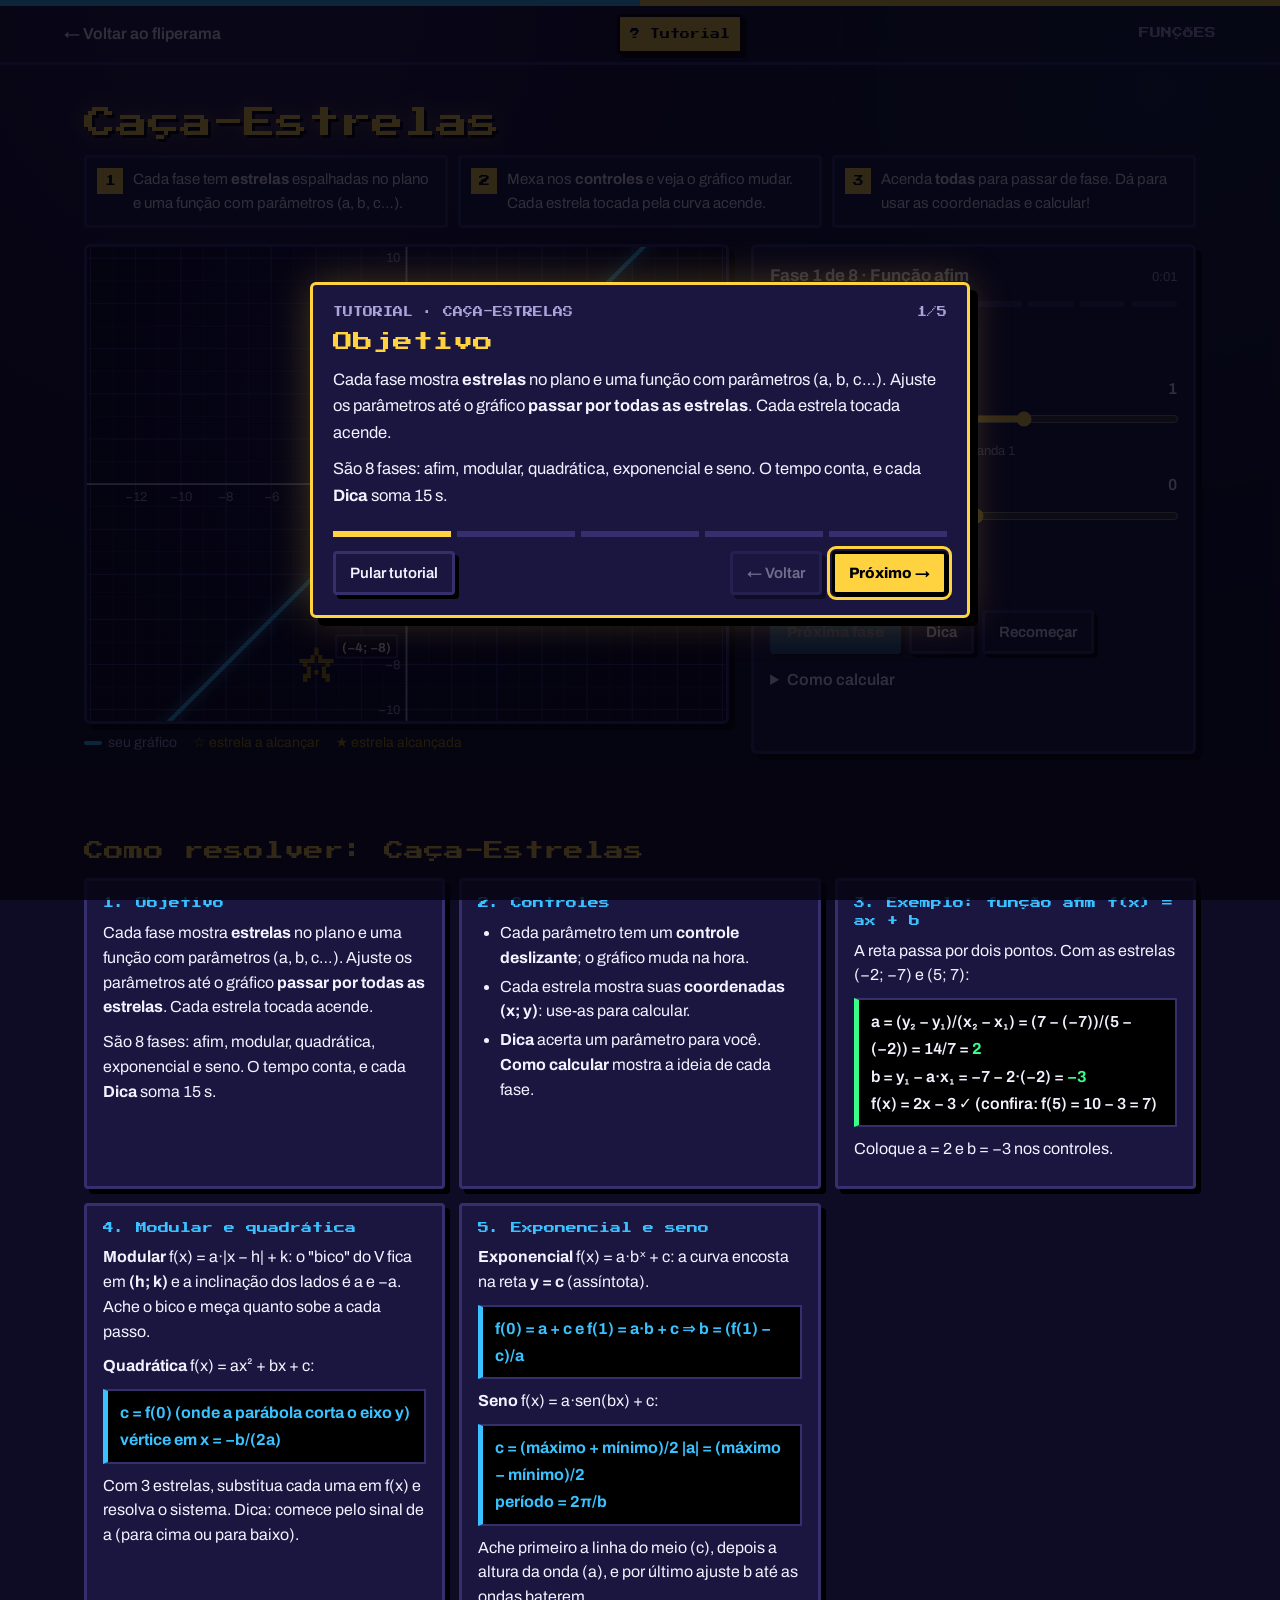
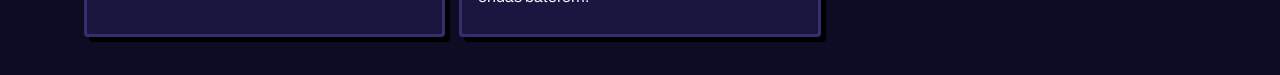
<file: funcoes.html>
<!DOCTYPE html>
<html lang="pt-BR">
<head>
<meta charset="utf-8">
<meta name="viewport" content="width=device-width, initial-scale=1">
<title>Caça-Estrelas de Funções</title>
<link rel="stylesheet" href="comum.css">
<script src="grafico.js"></script>
<script src="tutoriais.js"></script>
<style>
/* VOICE: desafio rápido de sala de aula
   IDEA: papel quadriculado onde o gráfico precisa passar pelas estrelas
   PICTURE: plano cartesiano grande com estrelas-alvo e a curva do jogador
   COLOUR and TYPE: azul do gráfico, amarelo das estrelas; Archivo
   LAYOUT: plano à esquerda, fórmula e controles à direita */
.jogo{display:grid;grid-template-columns:minmax(0,1.45fr) minmax(0,1fr);gap:22px;margin-top:16px}
.fig{min-height:480px;background:radial-gradient(circle at 50% 30%,#1c1450,#07061a 75%)}
.leg{display:flex;gap:16px;flex-wrap:wrap;font-size:14px;margin-top:8px}.leg span{display:inline-flex;align-items:center;gap:6px}.leg i{width:18px;height:4px;border-radius:2px;display:inline-block}.leg i.b{width:12px;height:12px;border-radius:50%}
.fase{display:flex;justify-content:space-between;gap:10px;flex-wrap:wrap;align-items:baseline}
.formula{font-size:clamp(22px,2.6vw,28px);font-weight:800;color:var(--blue);margin:10px 0 14px;word-break:break-word}
.par{margin-bottom:12px}
.par label{display:flex;justify-content:space-between;font-weight:600}
.par .small{display:block;margin-top:-2px}
.prog{display:flex;gap:6px;margin:6px 0 12px}
.prog i{flex:1;height:6px;border-radius:3px;background:var(--line)}
.prog i.ok{background:var(--yel)}.prog i.at{background:var(--blue)}
.estado{font-weight:800;font-size:18px;margin:6px 0 10px}
.estado.win{color:var(--green)}
.acts{display:flex;gap:8px;flex-wrap:wrap}
.acts .pri{background:var(--blue);color:#fff;border-color:var(--blue)}
details{margin-top:14px}summary{cursor:pointer;font-weight:600;min-height:32px}
.fim{text-align:center;padding:10px 0}
.fim b{display:block;font-size:44px;line-height:1.1}
@media(max-width:860px){.jogo{grid-template-columns:minmax(0,1fr)}.fig{min-height:360px}}
</style>
</head>
<body>
<div class="stripe"><i style="background:var(--blue)"></i><i style="background:var(--yel)"></i></div>
<nav class="topo"><a href="index.html">← Voltar ao fliperama</a><span class="marca">FUNÇÕES</span></nav>

<section class="band">
  <h1>Caça-Estrelas</h1>
  <div class="como">
    <div>Cada fase tem <b>estrelas</b> espalhadas no plano e uma função com parâmetros (a, b, c…).</div>
    <div>Mexa nos <b>controles</b> e veja o gráfico mudar. Cada estrela tocada pela curva acende.</div>
    <div>Acenda <b>todas</b> para passar de fase. Dá para usar as coordenadas e calcular!</div>
  </div>

  <div class="jogo">
    <div><div class="fig"><canvas id="cv"></canvas></div>
      <div class="leg"><span><i style="background:var(--blue)"></i>seu gráfico</span><span style="color:#b38f00">☆ estrela a alcançar</span><span style="color:#b38f00">★ estrela alcançada</span></div></div>
    <aside class="panel" id="painel">
      <div class="fase"><h3 id="fNome">Fase 1</h3><span class="small" id="tempo">0:00</span></div>
      <div class="prog" id="prog"></div>
      <div class="formula" id="formula"></div>
      <div id="pars"></div>
      <div class="estado" id="estado"></div>
      <div class="acts">
        <button class="pri" id="bProx" disabled>Próxima fase</button>
        <button id="bDica">Dica</button>
        <button id="bNovo">Recomeçar</button>
      </div>
      <details><summary>Como calcular</summary><p id="calc" style="margin-top:8px"></p></details>
    </aside>
  </div>
</section>

<script>
{
const num=v=>(v<0?'−':'')+String(+Math.abs(v).toFixed(2)).replace('.',',');
const sg=v=>(v<0?' − ':' + ')+String(+Math.abs(v).toFixed(2)).replace('.',',');

/* Cada tipo de função: fórmula, parâmetros [mínimo, máximo, passo], valores iniciais e explicações */
const TIPOS={
 afim:{nome:'Função afim',f:(p,x)=>p.a*x+p.b,txt:p=>`f(x) = ${num(p.a)}x${sg(p.b)}`,
  par:{a:[-4,4,.5],b:[-8,8,1]},ini:{a:1,b:0},estrelas:2,
  dica:{a:'inclinação: quanto y muda quando x anda 1',b:'onde a reta corta o eixo y'},
  calc:'Com dois pontos (x₁, y₁) e (x₂, y₂): a = (y₂ − y₁) / (x₂ − x₁). Depois b = y₁ − a·x₁.'},
 modulo:{nome:'Função modular',f:(p,x)=>p.a*Math.abs(x-p.h)+p.k,txt:p=>`f(x) = ${num(p.a)}·|x${sg(-p.h)}|${sg(p.k)}`,
  par:{a:[-3,3,.5],h:[-6,6,1],k:[-6,6,1]},ini:{a:1,h:0,k:0},estrelas:3,ok:p=>p.a!==0,
  dica:{a:'abertura do “V” (negativo vira de cabeça para baixo)',h:'deslocamento horizontal do bico',k:'deslocamento vertical do bico'},
  calc:'O bico do “V” fica no ponto (h, k). A inclinação de cada lado é a e −a.'},
 quadratica:{nome:'Função quadrática',f:(p,x)=>p.a*x*x+p.b*x+p.c,txt:p=>`f(x) = ${num(p.a)}x²${sg(p.b)}x${sg(p.c)}`,
  par:{a:[-2,2,.5],b:[-5,5,1],c:[-8,8,1]},ini:{a:1,b:0,c:0},estrelas:3,ok:p=>p.a!==0,
  dica:{a:'concavidade e abertura da parábola',b:'move o vértice na diagonal',c:'onde a parábola corta o eixo y'},
  calc:'O vértice fica em x = −b / (2a). Com três pontos dá para montar um sistema de 3 equações e achar a, b e c.'},
 exponencial:{nome:'Função exponencial',f:(p,x)=>p.a*Math.pow(p.b,x)+p.c,txt:p=>`f(x) = ${num(p.a)}·${num(p.b)}ˣ${sg(p.c)}`,
  par:{a:[-3,3,.5],b:[.5,3,.5],c:[-5,5,1]},ini:{a:1,b:2,c:0},estrelas:3,ok:p=>p.a!==0&&p.b!==1,
  dica:{a:'multiplica a curva (negativo espelha)',b:'base: maior que 1 cresce, entre 0 e 1 decresce',c:'assíntota horizontal y = c'},
  calc:'Em x = 0, f(0) = a + c. A curva se aproxima da reta y = c sem nunca tocar nela.'},
 seno:{nome:'Função seno',f:(p,x)=>p.a*Math.sin(p.b*x)+p.c,txt:p=>`f(x) = ${num(p.a)}·sen(${num(p.b)}x)${sg(p.c)}`,
  par:{a:[-5,5,.5],b:[.5,3,.5],c:[-4,4,1]},ini:{a:1,b:1,c:0},estrelas:4,ok:p=>p.a!==0,
  dica:{a:'amplitude: altura da onda',b:'frequência: período = 2π / b',c:'linha do meio da onda'},
  calc:'A onda oscila entre c − |a| e c + |a|. Em x = 0, f(0) = c. O período é 2π / b.'},
};
const FASES=['afim','afim','modulo','quadratica','quadratica','exponencial','seno','seno'];

let aceso=[],festa=false,fase=0,alvo=null,p={},dicas=0,t0=null,fim=false,venceu=false,tTotal=0;
const $=id=>document.getElementById(id);

function sorteia(tipo){
  const T=TIPOS[tipo];
  for(let i=0;i<2000;i++){
    const q={};
    for(const[k,[mn,mx,st]] of Object.entries(T.par)){const n=Math.round((mx-mn)/st);q[k]=+(mn+st*Math.floor(Math.random()*(n+1))).toFixed(2);}
    if(T.ok&&!T.ok(q))continue;
    const xs=[];for(let x=-8;x<=8;x++){const y=T.f(q,x);if(Math.abs(y)<=8.5)xs.push(x);}
    if(xs.length<T.estrelas+2)continue;
    const pts=[];for(let j=0;j<T.estrelas;j++){const x=xs[Math.round(j*(xs.length-1)/(T.estrelas-1))];pts.push({x,y:T.f(q,x)});}
    if(new Set(pts.map(s=>s.x)).size<pts.length)continue;
    if(pts.every(s=>Math.abs(T.f(T.ini,s.x)-s.y)<.2))continue; // não começar já resolvido
    return{q,pts};
  }
}
function iniciaFase(){
  const tipo=FASES[fase],T=TIPOS[tipo];alvo=sorteia(tipo);aceso=alvo.pts.map(()=>false);festa=false;p={...T.ini};venceu=false;
  $('fNome').textContent=`Fase ${fase+1} de ${FASES.length} · ${T.nome}`;
  $('pars').innerHTML=Object.entries(T.par).map(([k,[mn,mx,st]])=>`<div class="par"><label for="r${k}"><span>${k}</span><span id="v${k}">${num(p[k])}</span></label><input type="range" id="r${k}" min="${mn}" max="${mx}" step="${st}" value="${p[k]}"><span class="small">${T.dica[k]}</span></div>`).join('');
  for(const k in T.par)$('r'+k).addEventListener('input',e=>{p[k]=+e.target.value;$('v'+k).textContent=num(p[k]);confere();});
  $('calc').textContent=T.calc;
  $('prog').innerHTML=FASES.map((_,i)=>`<i class="${i<fase?'ok':i===fase?'at':''}"></i>`).join('');
  $('bProx').disabled=true;$('bProx').textContent=fase===FASES.length-1?'Ver resultado':'Próxima fase';
  confere();
}
function acertos(){const T=TIPOS[FASES[fase]];return alvo.pts.map(s=>Math.abs(T.f(p,s.x)-s.y)<.2);}
function confere(){
  const T=TIPOS[FASES[fase]];$('formula').textContent=T.txt(p);
  const h=acertos(),n=h.filter(Boolean).length;
  venceu=n===h.length;
  $('estado').textContent=venceu?'Todas as estrelas! Fase concluída.':`${n} de ${h.length} estrelas`;
  $('estado').classList.toggle('win',venceu);$('bProx').disabled=!venceu;
}

/* ---------- Desenho do plano cartesiano ---------- */
const C=$('cv'),ctx=C.getContext('2d'),fig=C.parentElement;let W=0,H=0,dpr=1;
new ResizeObserver(()=>{dpr=devicePixelRatio||1;W=fig.clientWidth;H=fig.clientHeight;C.width=W*dpr;C.height=H*dpr;}).observe(fig);
/* Converte uma variável de cor do CSS (ex.: --blue) numa cor que o canvas entende */
const cssEl=document.createElement('i');cssEl.style.display='none';document.body.appendChild(cssEl);
const css=v=>{cssEl.style.color=`var(${v})`;return getComputedStyle(cssEl).color;};
function desenha(now){
  ctx.setTransform(dpr,0,0,dpr,0,0);ctx.clearRect(0,0,W,H);
  const u=Math.min(W,H)/21,ox=W/2,oy=H/2,X=x=>ox+x*u,Y=y=>oy-y*u;
  const xm=Math.ceil(W/2/u),ym=Math.ceil(H/2/u),ink=css('--ink'),mut=css('--mut');
  ctx.lineWidth=1;ctx.strokeStyle=css('--line');for(const passo of[1,2]){ctx.globalAlpha=passo===1?.45:1;ctx.beginPath();
  for(let i=-xm;i<=xm;i++)if(i%passo===0){ctx.moveTo(X(i),0);ctx.lineTo(X(i),H);}
  for(let i=-ym;i<=ym;i++)if(i%passo===0){ctx.moveTo(0,Y(i));ctx.lineTo(W,Y(i));}ctx.stroke();}ctx.globalAlpha=1;
  ctx.strokeStyle=mut;ctx.lineWidth=2;ctx.beginPath();ctx.moveTo(0,oy);ctx.lineTo(W,oy);ctx.moveTo(ox,0);ctx.lineTo(ox,H);ctx.stroke();
  ctx.fillStyle=mut;ctx.font='13px Archivo,sans-serif';ctx.textAlign='center';
  for(let i=-xm;i<=xm;i++)if(i&&i%2===0&&X(i)>14&&X(i)<W-14)ctx.fillText(num(i),X(i),oy+17);
  ctx.textAlign='right';for(let i=-ym;i<=ym;i++)if(i&&i%2===0)ctx.fillText(num(i),ox-7,Y(i)+4);
  if(alvo){
    const T=TIPOS[FASES[fase]];
    ctx.strokeStyle=css('--blue');ctx.shadowColor=css('--blue');ctx.shadowBlur=14;ctx.lineWidth=4;ctx.lineCap='round';ctx.lineJoin='round';ctx.beginPath();let on=false;
    for(let px=0;px<=W;px+=2){const x=(px-ox)/u,y=T.f(p,x);if(!isFinite(y)||Math.abs(y)>60){on=false;continue;}
      on?ctx.lineTo(px,Y(y)):ctx.moveTo(px,Y(y));on=true;}
    ctx.stroke();ctx.shadowBlur=0;
    const h=acertos(),pulse=1+.12*Math.sin(now/180);
    alvo.pts.forEach((s,i)=>{estrela(X(s.x),Y(s.y),h[i]?18*(venceu?pulse:1):17,h[i]);
      const t=`(${num(s.x)}; ${num(+s.y.toFixed(2))})`,lx=X(s.x)+20>W-110?X(s.x)-120:X(s.x)+20;rotulo(t,lx,Y(s.y)-18,h[i]?'#ffd23f':null);});
    h.forEach((ok,i)=>{if(ok&&!aceso[i]){G.explode(X(alvo.pts[i].x),Y(alvo.pts[i].y),['#ffd23f','#fff','#ff8a3d'],16,3);G.pop('+1 ★',X(alvo.pts[i].x),Y(alvo.pts[i].y)-16,'#ffd23f');}aceso[i]=ok;});
    if(venceu&&!festa){festa=true;G.pop('FASE COMPLETA!',W/2,H/2,'#39ff88');G.explode(W/2,H/2,['#39ff88','#ffd23f','#39c2ff','#ff4fd8'],60,6);}
  }
  G.desenhaParts(ctx);G.desenhaPops(ctx);
  if(t0&&!fim){tTotal=performance.now()-t0;$('tempo').textContent=mmss(tTotal);}
  requestAnimationFrame(desenha);
}
function rotulo(t,x,y,cor){G.rotulo(ctx,t,x,y,cor);}
/* Estrela em pixel art: apagada (contorno) ou acesa (amarela com brilho) */
const ESTRELA=['....y....','....y....','...yyy...','yyyywyyyy','.yyyyyyy.','..yyyyy..','..yy.yy..','.yy...yy.','.y.....y.'];
const ESTRELA0=['....o....','....o....','...o.o...','oooo.oooo','.o.....o.','..o...o..','..o.o.o..','.oo...oo.','.o.....o.'];
function estrela(x,y,r,cheia){if(cheia){ctx.shadowColor='#ffd23f';ctx.shadowBlur=18;}G.sprite(ctx,cheia?ESTRELA:ESTRELA0,{y:'#ffd23f',w:'#fff',o:'#b38f00'},x,y,r/4.5);ctx.shadowBlur=0;}
const mmss=ms=>{const s=Math.floor(ms/1000);return Math.floor(s/60)+':'+String(s%60).padStart(2,'0');};

/* ---------- Botões ---------- */
$('bProx').onclick=()=>{if(!venceu)return;
  if(fase<FASES.length-1){fase++;iniciaFase();}else terminar();};
$('bDica').onclick=()=>{if(venceu||fim)return;const T=TIPOS[FASES[fase]];
  const k=Object.keys(T.par).find(k=>p[k]!==alvo.q[k]);if(!k)return;
  p[k]=alvo.q[k];$('r'+k).value=p[k];$('v'+k).textContent=num(p[k]);dicas++;confere();};
$('bNovo').onclick=()=>{location.reload();};
function terminar(){
  fim=true;const pont=tTotal+dicas*15000;let rec=null;
  try{rec=JSON.parse(localStorage.getItem('exatas-funcoes')||'null');if(!rec||pont<rec.pont){localStorage.setItem('exatas-funcoes',JSON.stringify({pont,txt:mmss(pont)}));}}catch(e){}
  const novo=!rec||pont<rec.pont;
  $('painel').innerHTML=`<div class="fim"><h3>Todas as ${FASES.length} fases concluídas!</h3><b>${mmss(pont)}</b><p class="small">tempo ${mmss(tTotal)} + ${dicas} dica(s) × 15 s</p><p>${novo?'Novo recorde!':'Recorde: '+rec.txt}</p><div class="acts" style="justify-content:center"><button class="pri" id="bDeNovo" style="background:var(--blue);color:#fff">Jogar de novo</button><a class="btn" href="index.html">Voltar ao hub</a></div></div>`;
  $('bDeNovo').onclick=()=>location.reload();
}
iniciaFase();t0=performance.now();requestAnimationFrame(desenha);
}
</script>
<script>G.tutorial('funcoes');</script>
</body>
</html>
</file>
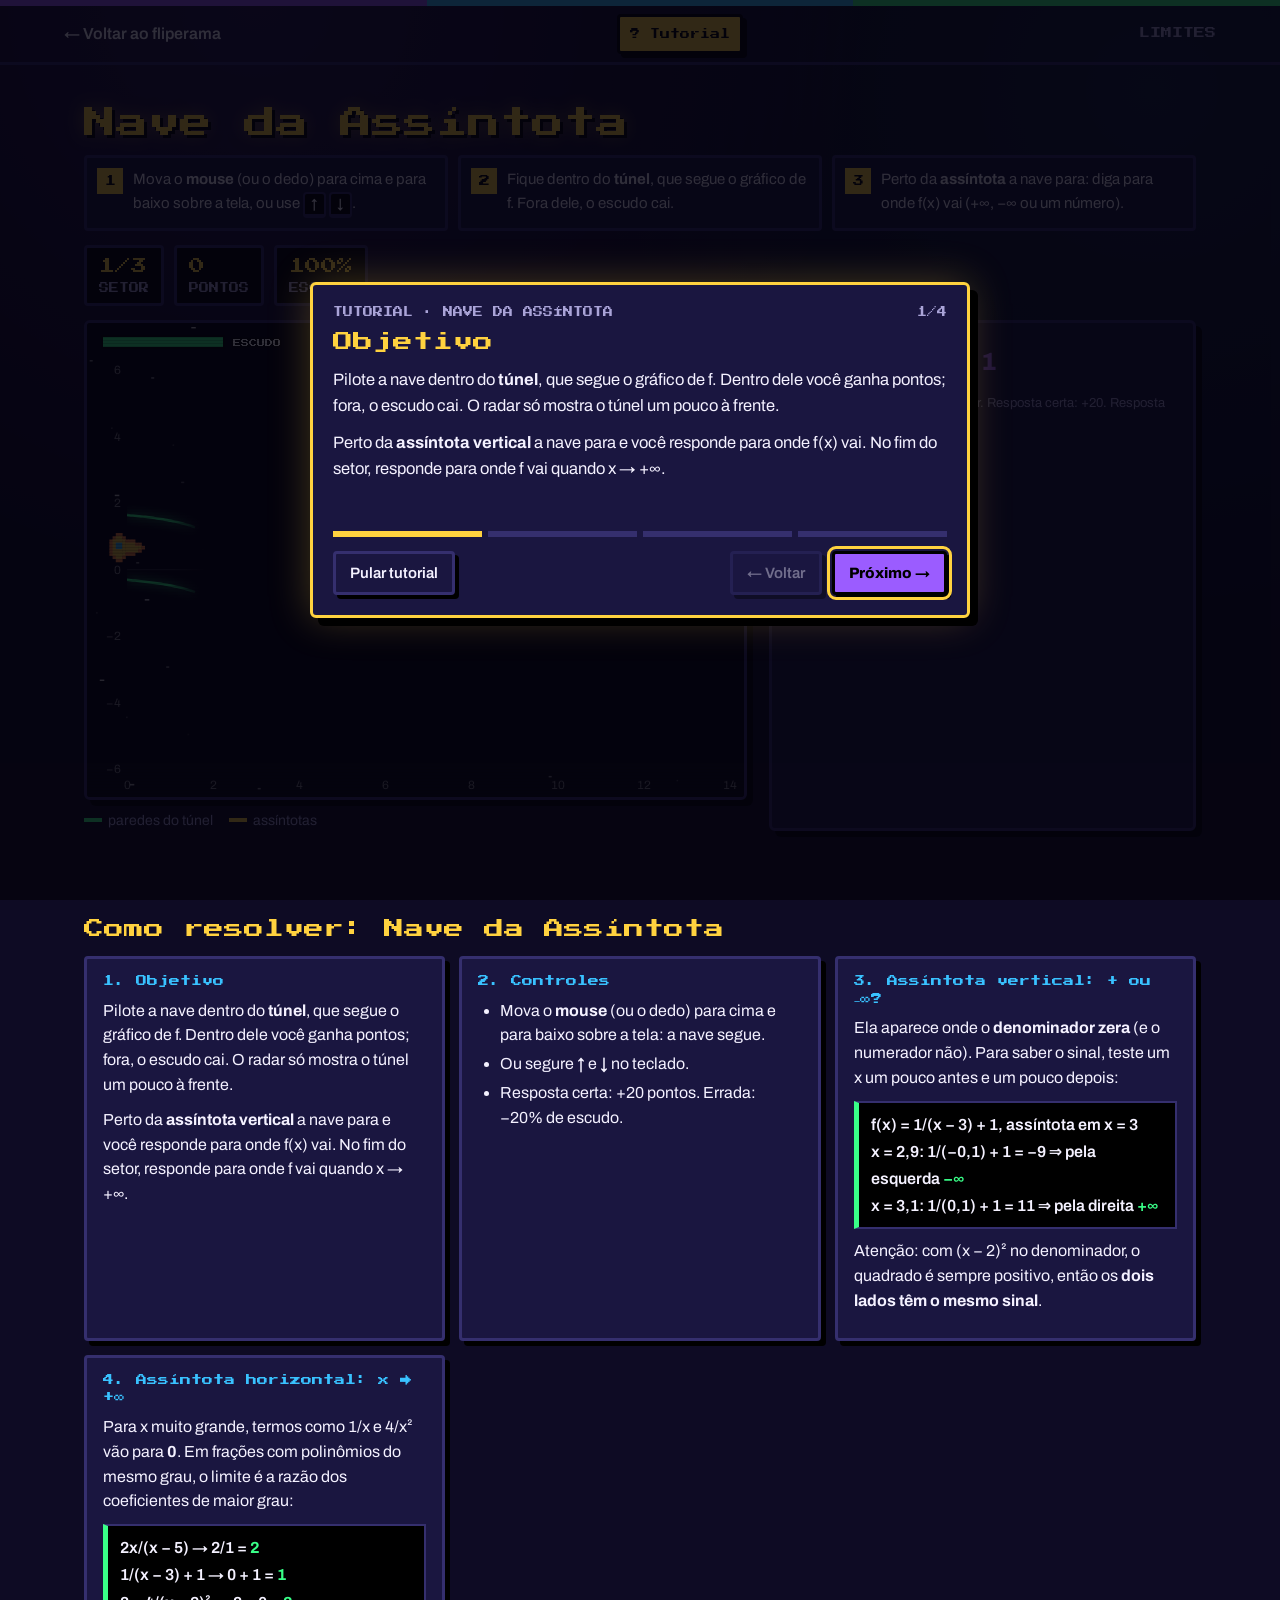
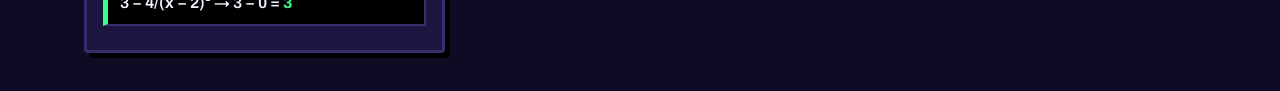
<file: nave.html>
<!DOCTYPE html>
<html lang="pt-BR">
<head>
<meta charset="utf-8">
<meta name="viewport" content="width=device-width, initial-scale=1">
<title>Nave da Assíntota</title>
<link rel="stylesheet" href="comum.css">
<style>
/* VOICE: jogo de navinha de fliperama, com paradas para pensar
   IDEA: um túnel de energia que segue o gráfico de f e some perto das assíntotas
   PICTURE: espaço com estrelas em movimento, túnel neon, nave em pixel art, salto no hiperespaço
   COLOUR and TYPE: roxo e ciano neon, nave laranja; Press Start 2P nos avisos
   LAYOUT: tela de voo grande, perguntas no painel ao lado */
:root{--cor:var(--roxo)}
.fig{min-height:480px;cursor:none;touch-action:none}
.pergunta{border:3px solid var(--roxo);border-radius:4px;padding:12px;margin-top:10px;background:#000}
</style>
<script src="grafico.js"></script>
<script src="tutoriais.js"></script>
</head>
<body>
<div class="stripe"><i style="background:var(--roxo)"></i><i style="background:var(--blue)"></i><i style="background:var(--green)"></i></div>
<nav class="topo"><a href="index.html">← Voltar ao fliperama</a><span class="marca">LIMITES</span></nav>
<section class="band">
  <h1>Nave da Assíntota</h1>
  <div class="como">
    <div>Mova o <b>mouse</b> (ou o dedo) para cima e para baixo sobre a tela, ou use <span class="kbd">↑</span> <span class="kbd">↓</span>.</div>
    <div>Fique dentro do <b>túnel</b>, que segue o gráfico de f. Fora dele, o escudo cai.</div>
    <div>Perto da <b>assíntota</b> a nave para: diga para onde f(x) vai (+∞, −∞ ou um número).</div>
  </div>
  <div class="placar"><div><b id="pF">1/3</b>setor</div><div><b id="pPts">0</b>pontos</div><div><b id="pEsc">100%</b>escudo</div></div>
  <div class="palco">
    <div><div class="fig" id="fig"><canvas id="cv"></canvas></div>
      <div class="leg"><span><i style="background:var(--green)"></i>paredes do túnel</span><span><i style="background:var(--yel)"></i>assíntotas</span></div></div>
    <aside class="panel" id="painel">
      <p class="grande" id="fx" style="color:var(--roxo)"></p>
      <p class="small">Dentro do túnel: pontos sem parar. Resposta certa: +20. Resposta errada: −20% de escudo.</p>
      <div class="acts"><button class="pri" id="bIr">Decolar!</button></div>
      <div id="perg"></div>
      <div class="res" id="res" style="display:none"></div>
    </aside>
  </div>
</section>
<script>
{
const $=id=>document.getElementById(id),F=G.fmt;
const FASES=[
  {ex:'f(x) = 1/(x − 3) + 1',f:x=>1/(x-3)+1,x0:0,x1:14,a:3,y:[-6,7],esq:'−∞',dir:'+∞',inf:'1',opInf:['1','0','+∞','3']},
  {ex:'f(x) = 2x/(x − 5)',f:x=>2*x/(x-5),x0:0,x1:18,a:5,y:[-8,10],esq:'−∞',dir:'+∞',inf:'2',opInf:['2','0','+∞','5']},
  {ex:'f(x) = 3 − 4/(x − 2)²',f:x=>3-4/(x-2)**2,x0:-2,x1:14,a:2,y:[-8,6],esq:'−∞',dir:'−∞',inf:'3',opInf:['3','−∞','0','−4']},
];
const NAVE=['..oo.......','.oyyo......','oyyyyooo...','oyccyyyyoo.','oyccyyyyyyo','oyyyyyyyyo.','oyyyyooo...','.oyyo......','..oo.......'];
const PALN={o:'#ff8a3d',y:'#ffd23f',c:'#39c2ff'};
let fi=0,pts=0,esc=100,Fa=null,xs=0,ys=0,alvoY=null,estado='parado',fase=0,warp=0,teclas={};
const s=G.tela($('cv')),fig=$('fig');let p=null;
function prepara(){Fa=FASES[fi];xs=Fa.x0;ys=Fa.f(xs);alvoY=ys;estado='parado';fase=0;
  $('fx').textContent=Fa.ex;$('perg').innerHTML='';$('res').style.display='none';$('bIr').textContent='Decolar!';$('bIr').disabled=false;placar();}
function placar(){$('pF').textContent=`${fi+1}/${FASES.length}`;$('pPts').textContent=Math.round(pts);$('pEsc').textContent=Math.round(esc)+'%';}
$('bIr').onclick=()=>{
  if(estado==='fim'){if(fi<FASES.length-1&&esc>0){fi++;prepara();}else{const r=G.recorde('exatas-nave',Math.round(pts));G.fim($('painel'),{titulo:esc>0?'Missão completa!':'GAME OVER',valor:Math.round(pts),detalhe:'pontos',rec:r});}return;}
  estado='voando';$('bIr').disabled=true;};
const mira=e=>{if(!p)return;const r=fig.getBoundingClientRect();alvoY=p.yi(e.clientY-r.top);};
fig.addEventListener('pointermove',mira);fig.addEventListener('pointerdown',mira);
addEventListener('keydown',e=>{if(e.key==='ArrowUp'||e.key==='ArrowDown'){teclas[e.key]=true;e.preventDefault();}});
addEventListener('keyup',e=>{teclas[e.key]=false;});
function pergunta(txt,ops,certa,depois){estado='pergunta';
  $('perg').innerHTML=`<div class="pergunta"><b>${txt}</b><div class="opcoes">${G.emb(ops).map(o=>`<button data-o="${o}">${o}</button>`).join('')}</div></div>`;
  $('perg').querySelector('.opcoes').onclick=e=>{const b=e.target.closest('button');if(!b||b.disabled)return;const ok=b.dataset.o===certa;
    [...b.parentElement.children].forEach(x=>{x.disabled=true;if(x.dataset.o===certa)x.classList.add('certa');});
    if(!ok){b.classList.add('errada');esc=Math.max(0,esc-20);G.pop('ESCUDO −20%',s.W/2,s.H*.4,'#ff4d6d');}else{pts+=20;G.pop('CERTO! +20',s.W/2,s.H*.4,'#39ff88');}placar();
    setTimeout(()=>{$('perg').innerHTML='';depois();},900);};}
let ult=0;
G.loop(now=>{const dt=Math.min(.05,(now-(ult||now))/1000);ult=now;warp=Math.max(0,warp-dt);
  if(estado==='voando'){
    const v=(Fa.x1-Fa.x0)/22,st=(Fa.y[1]-Fa.y[0])*.9*dt;xs+=v*dt;
    if(teclas.ArrowUp)alvoY=(alvoY??ys)+st;if(teclas.ArrowDown)alvoY=(alvoY??ys)-st;
    if(alvoY!==null)ys+=(alvoY-ys)*Math.min(1,dt*8);
    const fy=Fa.f(xs),tol=(Fa.y[1]-Fa.y[0])*.075,dentro=isFinite(fy)&&Math.abs(ys-fy)<tol;
    if(dentro)pts+=dt*8;else{esc=Math.max(0,esc-dt*12);if(p&&Math.random()<.3)G.explode(p.X(xs),p.Y(ys),['#ff4d6d','#ffd23f'],2,2);}placar();
    if(esc<=0){estado='fim';G.explode(p.X(xs),p.Y(ys),['#ff8a3d','#ffd23f','#fff'],60,6);$('res').className='res err';$('res').innerHTML='<b>Escudo esgotado!</b>';$('res').style.display='block';$('bIr').textContent='Ver resultado';$('bIr').disabled=false;}
    if(fase===0&&xs>=Fa.a-.7){pergunta(`Quando x → ${F(Fa.a)}⁻ (pela esquerda), f(x) → ?`,['+∞','−∞','0',F(Fa.f(Fa.a-.7),1)],Fa.esq,()=>{fase=1;
      pergunta(`E quando x → ${F(Fa.a)}⁺ (pela direita), f(x) → ?`,['+∞','−∞','0','1'],Fa.dir,()=>{fase=2;xs=Fa.a+.7;ys=Fa.f(xs);alvoY=ys;warp=1;estado='voando';});});}
    if(fase===2&&xs>=Fa.x1-.3){fase=3;pergunta('A nave vai seguir para sempre. Quando x → +∞, f(x) → ?',Fa.opInf,Fa.inf,()=>{estado='fim';
      $('res').className='res';$('res').innerHTML=`<b>Setor concluído!</b> Assíntota vertical em x = ${F(Fa.a)} (f → ${Fa.esq} e ${Fa.dir}) e assíntota horizontal y = ${Fa.inf}.`;$('res').style.display='block';
      $('bIr').textContent=fi<FASES.length-1?'Próximo setor':'Ver resultado';$('bIr').disabled=false;});}}
  desenha(now);});
function desenha(now){
  s.limpa();if(!s.W||!Fa)return;const c=s.ctx,W=s.W,H=s.H;
  c.fillStyle='#05040f';c.fillRect(0,0,W,H);
  p=G.plano(s,{x0:Fa.x0,x1:Fa.x1,y0:Fa.y[0],y1:Fa.y[1]},{mL:40,mB:28});
  // estrelas em três camadas (paralaxe); no salto viram riscos
  for(let i=0;i<90;i++){const cam=1+i%3,x=((i*137.5-now*.02*cam*(estado==='voando'?1:.2))%W+W)%W,y=(i*71.3)%H;c.fillStyle=`rgba(255,255,255,${.25*cam})`;c.fillRect(x,y,warp>0?40*warp*cam:1.5*cam,1.5);}
  c.strokeStyle='rgba(255,255,255,.15)';c.lineWidth=1;c.beginPath();c.moveTo(p.mL,p.Y(0));c.lineTo(W-p.mR,p.Y(0));c.stroke();
  c.fillStyle='rgba(255,255,255,.5)';c.font='12px Archivo';c.textAlign='center';for(let x=Math.ceil(Fa.x0);x<=Fa.x1;x+=2)c.fillText(F(x),p.X(x),H-8);
  c.textAlign='right';for(let y=Math.ceil(Fa.y[0]/2)*2;y<=Fa.y[1];y+=2)c.fillText(F(y),p.mL-6,p.Y(y)+4);
  // túnel visível até um pouco à frente (radar)
  const tol=(Fa.y[1]-Fa.y[0])*.075,ver=estado==='fim'?Fa.x1:Math.min(Fa.x1,xs+1.6);G.prende(p);
  c.fillStyle='rgba(57,255,136,.08)';c.beginPath();let on=false;
  for(const lado of[1,-1]){c.strokeStyle='#39ff88';c.lineWidth=2.5;c.shadowColor='#39ff88';c.shadowBlur=10;c.beginPath();on=false;
    for(let px=p.X(Fa.x0);px<=p.X(ver);px+=2){const x=p.xi(px),y=Fa.f(x);const ok=isFinite(y)&&Math.abs(x-Fa.a)>.08&&Math.abs(y)<60;ok&&on?c.lineTo(px,p.Y(y+lado*tol)):ok&&c.moveTo(px,p.Y(y+lado*tol));on=ok;}c.stroke();}
  c.shadowBlur=0;
  if(fase>=1||estado==='fim'){c.strokeStyle='#ffd23f';c.setLineDash([8,6]);c.lineWidth=2;c.beginPath();c.moveTo(p.X(Fa.a),p.mT);c.lineTo(p.X(Fa.a),H-p.mB);c.stroke();G.rotulo(c,'x = '+F(Fa.a),p.X(Fa.a)+6,p.mT+14,'#ffd23f');}
  if(fase>=3&&estado==='fim'){const L=+Fa.inf;c.beginPath();c.moveTo(p.mL,p.Y(L));c.lineTo(W-p.mR,p.Y(L));c.stroke();G.rotulo(c,'y = '+Fa.inf,W-p.mR-60,p.Y(L)-14,'#ffd23f');}
  c.setLineDash([]);
  if(estado!=='fim'){const gr=c.createLinearGradient(p.X(xs+1),0,p.X(xs+1.8),0);gr.addColorStop(0,'rgba(5,4,15,0)');gr.addColorStop(1,'rgba(5,4,15,1)');c.fillStyle=gr;c.fillRect(p.X(xs+1),0,W,H);G.arcade(c,'RADAR',W-60,24,'#39c2ff',9);}
  G.solta(p);
  // nave
  const X=p.X(xs),Y=p.Y(Math.max(Fa.y[0],Math.min(Fa.y[1],ys)));
  if(esc>0){if(estado==='voando'){c.fillStyle=Math.random()<.5?'#ffd23f':'#ff4d1a';c.fillRect(X-30-Math.random()*10,Y-3,14,6);}G.sprite(c,NAVE,PALN,X,Y,3.2);}
  // escudo
  c.fillStyle='#000';c.fillRect(14,12,124,14);c.fillStyle=esc>40?'#39ff88':'#ff4d6d';c.fillRect(16,14,1.2*esc,10);G.arcade(c,'ESCUDO',146,24,'#fff',8,'left');
  if(estado==='parado')G.arcade(c,'APERTE DECOLAR',W/2,H/2,'#ffd23f',13);
  if(estado==='pergunta')G.arcade(c,'NAVE PARADA: RESPONDA',W/2,46,'#ffd23f',11);
  if(warp>0)G.arcade(c,'HIPERESPAÇO!',W/2,H/2,'#39c2ff',16);
  G.desenhaParts(c);G.desenhaPops(c);
}
prepara();
}
</script>
<script>G.tutorial('nave');</script>
</body>
</html>
</file>
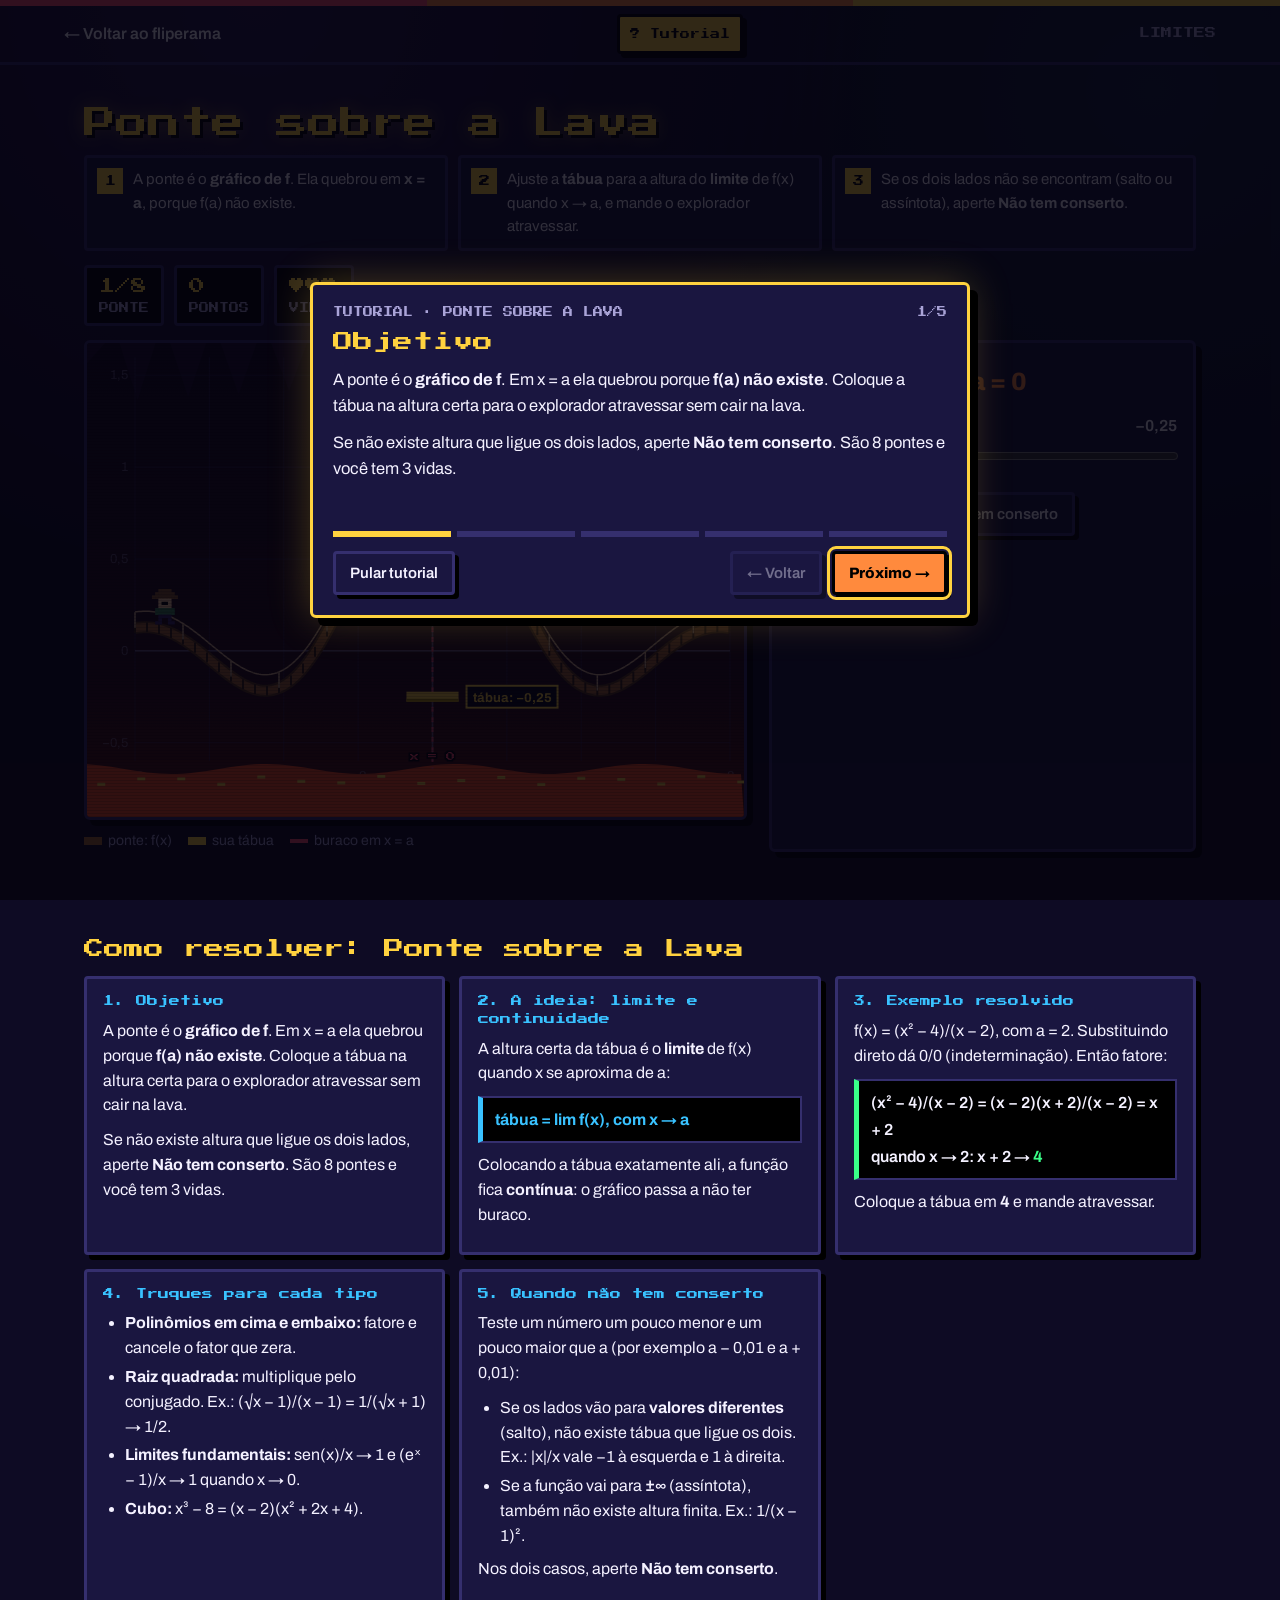
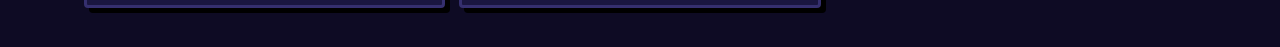
<file: ponte.html>
<!DOCTYPE html>
<html lang="pt-BR">
<head>
<meta charset="utf-8">
<meta name="viewport" content="width=device-width, initial-scale=1">
<title>Ponte sobre a Lava</title>
<link rel="stylesheet" href="comum.css">
<style>
/* VOICE: aventura de caverna em pixel art, tensa e divertida
   IDEA: a ponte é o gráfico de f; num ponto ela quebrou e a tábua tem de ficar na altura do limite
   PICTURE: caverna, rio de lava animado, ponte de madeira, explorador de chapéu atravessando
   COLOUR and TYPE: lava laranja e vermelha, madeira marrom, tábua amarela; Press Start 2P nos avisos
   LAYOUT: cenário à esquerda, tábua e decisão à direita */
:root{--cor:var(--org)}
.fig{min-height:480px}
</style>
<script src="grafico.js"></script>
<script src="tutoriais.js"></script>
</head>
<body>
<div class="stripe"><i style="background:var(--red)"></i><i style="background:var(--org)"></i><i style="background:var(--yel)"></i></div>
<nav class="topo"><a href="index.html">← Voltar ao fliperama</a><span class="marca">LIMITES</span></nav>
<section class="band">
  <h1>Ponte sobre a Lava</h1>
  <div class="como">
    <div>A ponte é o <b>gráfico de f</b>. Ela quebrou em <b>x = a</b>, porque f(a) não existe.</div>
    <div>Ajuste a <b>tábua</b> para a altura do <b>limite</b> de f(x) quando x → a, e mande o explorador atravessar.</div>
    <div>Se os dois lados não se encontram (salto ou assíntota), aperte <b>Não tem conserto</b>.</div>
  </div>
  <div class="placar"><div><b id="pQ">1/8</b>ponte</div><div><b id="pPts">0</b>pontos</div><div><b id="pVid">♥♥♥</b>vidas</div></div>
  <div class="palco">
    <div><div class="fig"><canvas id="cv"></canvas></div>
      <div class="leg"><span><i style="background:#a8672f;height:8px"></i>ponte: f(x)</span><span><i style="background:var(--yel);height:8px"></i>sua tábua</span><span><i style="background:var(--red)"></i>buraco em x = a</span></div></div>
    <aside class="panel" id="painel">
      <p class="grande" id="fx" style="color:var(--org)"></p>
      <div class="par"><label for="h"><span>Altura da tábua</span><span id="hTxt"></span></label><input type="range" id="h"></div>
      <div class="acts"><button class="pri" id="bVai">Atravessar!</button><button id="bNao">Não tem conserto</button></div>
      <div class="res" id="res" style="display:none"></div>
      <button class="pri" id="bProx" style="display:none">Próxima ponte</button>
    </aside>
  </div>
</section>
<script>
{
const $=id=>document.getElementById(id),F=G.fmt;
const BANCO=[
  {ex:'f(x) = (x² − 4)/(x − 2), a = 2',f:x=>(x*x-4)/(x-2),a:2,L:4,v:[-1,5,-1,7],st:.25,pq:'Fatorando: x + 2 → 4.'},
  {ex:'f(x) = sen(x)/x, a = 0',f:x=>Math.sin(x)/x,a:0,L:1,v:[-8,8,-.6,1.6],st:.05,pq:'Limite trigonométrico fundamental: 1.'},
  {ex:'f(x) = (x² − 1)/(x − 1), a = 1',f:x=>(x*x-1)/(x-1),a:1,L:2,v:[-2,4,-1,5],st:.25,pq:'(x − 1)(x + 1)/(x − 1) = x + 1 → 2.'},
  {ex:'f(x) = (√x − 1)/(x − 1), a = 1',f:x=>(Math.sqrt(x)-1)/(x-1),a:1,L:.5,v:[0,4,0,1.2],st:.05,pq:'Pelo conjugado: 1/(√x + 1) → 1/2.'},
  {ex:'f(x) = (eˣ − 1)/x, a = 0',f:x=>(Math.exp(x)-1)/x,a:0,L:1,v:[-3,3,-.5,4],st:.05,pq:'Limite fundamental: 1.'},
  {ex:'f(x) = (x³ − 8)/(x − 2), a = 2',f:x=>(x**3-8)/(x-2),a:2,L:12,v:[0,3.6,0,20],st:.5,pq:'x³ − 8 = (x − 2)(x² + 2x + 4), então o limite é 4 + 4 + 4 = 12.'},
  {ex:'f(x) = |x|/x, a = 0',f:x=>Math.abs(x)/x,a:0,L:null,v:[-3,3,-2,2],st:.25,pq:'Pela esquerda vale −1 e pela direita vale 1: é um salto. Nenhuma tábua liga os dois lados.'},
  {ex:'f(x) = x + 1 (x < 1) e 4 − x (x > 1), a = 1',f:x=>x<1?x+1:4-x,a:1,L:null,v:[-2,4,-1,5],st:.25,pq:'Pela esquerda vai para 2 e pela direita para 3. Limites laterais diferentes: não tem conserto.'},
  {ex:'f(x) = 1/(x − 1)², a = 1',f:x=>1/(x-1)**2,a:1,L:null,v:[-2,4,-1,10],st:.25,pq:'Os dois lados vão para +∞ (assíntota vertical). Não existe altura finita para a tábua.'},
];
const EXP=['..hhhh..','.hhhhhh.','hhhhhhhh','..ssss..','..skks..','..ssss..','.gggggg.','.gggggg.','..bbbb..','..b..b..','.bb..bb.'];
const EXP2=['..hhhh..','.hhhhhh.','hhhhhhhh','..ssss..','..skks..','..ssss..','.gggggg.','.gggggg.','..bbbb..','.b....b.','bb....bb'];
const PALE={h:'#8b5a2b',s:'#ffcf9e',k:'#000',g:'#3d8b5a',b:'#3b2a6e'};
const TOTAL=8;let lista=G.emb(BANCO).slice(0,TOTAL),qi=0,pts=0,vidas=3,q=null,anim=null,resp=false,p=null,splash=false;
function nova(){q=lista[qi];resp=false;anim=null;splash=false;const h=$('h');h.min=q.v[2];h.max=q.v[3];h.step=q.st;h.value=q.v[2]+Math.round((q.v[3]-q.v[2])*.15/q.st)*q.st;h.disabled=false;
  $('fx').textContent=q.ex;$('res').style.display='none';$('bProx').style.display='none';$('bVai').disabled=false;$('bNao').disabled=false;ht();placar();}
const ht=()=>$('hTxt').textContent=F(+$('h').value,2);
function placar(){$('pQ').textContent=`${qi+1}/${TOTAL}`;$('pPts').textContent=pts;$('pVid').textContent='♥'.repeat(vidas)+'♡'.repeat(3-vidas);}
$('h').addEventListener('input',ht);
function decide(nao){if(resp)return;resp=true;$('bVai').disabled=true;$('bNao').disabled=true;$('h').disabled=true;
  const h=+$('h').value,ok=nao?q.L===null:(q.L!==null&&Math.abs(h-q.L)<q.st/2);anim={t:0,ok,nao};
  setTimeout(()=>{if(ok)pts+=10;else vidas--;placar();
    if(nao&&p)G.pop(ok?'ISSO MESMO!':'TINHA CONSERTO!',s.W/2,s.H*.3,ok?'#39ff88':'#ff4d6d');
    $('res').className='res'+(ok?'':' err');
    $('res').innerHTML=`<b>${ok?(nao?'Isso! Não tem conserto.':'Passou!'):'Ops!'}</b> ${q.L===null?'':'O limite é '+F(q.L,2)+'. '}${q.pq}`;$('res').style.display='block';
    $('bProx').textContent=vidas===0||qi===TOTAL-1?'Ver resultado':'Próxima ponte';$('bProx').style.display='inline-flex';},nao?300:2700);}
$('bVai').onclick=()=>decide(false);$('bNao').onclick=()=>decide(true);
$('bProx').onclick=()=>{if(vidas===0||qi===TOTAL-1){const r=G.recorde('exatas-ponte',pts);G.fim($('painel'),{titulo:vidas?'Todas as pontes!':'GAME OVER',valor:pts,detalhe:'pontos',rec:r});return;}qi++;nova();};
const s=G.tela($('cv'));let ult=0;
G.loop(now=>{const dt=Math.min(.05,(now-(ult||now))/1000);ult=now;if(anim&&!anim.nao)anim.t+=dt;desenha(now);});
function ponteSeg(c,a,b){ // ponte de madeira entre x = a e x = b
  const pts=[];for(let px=p.X(a);px<=p.X(b);px+=2){const x=p.xi(px),y=q.f(x);if(isFinite(y)&&y>p.y0-5&&y<p.y1+5)pts.push([px,p.Y(y)]);}
  if(pts.length<2)return;
  c.strokeStyle='#5c3a1a';c.lineWidth=12;c.lineCap='butt';c.beginPath();pts.forEach(([x,y],i)=>i?c.lineTo(x,y):c.moveTo(x,y));c.stroke();
  c.strokeStyle='#a8672f';c.lineWidth=8;c.stroke();
  c.strokeStyle='#3b2412';c.lineWidth=2;for(let i=0;i<pts.length;i+=6){const[x,y]=pts[i];c.beginPath();c.moveTo(x,y-5);c.lineTo(x,y+5);c.stroke();}
  c.strokeStyle='#d9b38c';c.lineWidth=1.5;c.beginPath();pts.forEach(([x,y],i)=>i?c.lineTo(x,y-16):c.moveTo(x,y-16));c.stroke();
  for(let i=0;i<pts.length;i+=24){const[x,y]=pts[i];c.beginPath();c.moveTo(x,y-16);c.lineTo(x,y);c.stroke();}}
function desenha(now){
  s.limpa();if(!s.W||!q)return;const c=s.ctx,W=s.W,H=s.H,[x0,x1,y0,y1]=q.v,gap=(x1-x0)*.035;
  // caverna
  const bg=c.createLinearGradient(0,0,0,H);bg.addColorStop(0,'#120a1f');bg.addColorStop(.7,'#2a0f1a');bg.addColorStop(1,'#5a1408');c.fillStyle=bg;c.fillRect(0,0,W,H);
  c.fillStyle='#1d1030';for(let i=0;i<14;i++){const x=i*W/13,h=20+((i*37)%40);c.beginPath();c.moveTo(x-18,0);c.lineTo(x,h);c.lineTo(x+18,0);c.fill();}
  p=G.plano(s,{x0,x1,y0,y1},{mB:56});
  // grade discreta
  c.save();c.globalAlpha=.45;G.grade(p,{pula:x=>Math.abs(x-q.a)<(x1-x0)*.05});c.restore();
  // lava animada
  const ly=H-48;c.fillStyle='#ff4d1a';c.beginPath();c.moveTo(0,H);for(let x=0;x<=W;x+=6)c.lineTo(x,ly+5*Math.sin(x/30+now/300));c.lineTo(W,H);c.fill();
  c.fillStyle='#ffd23f';for(let x=0;x<W;x+=40){const y=ly+10+4*Math.sin(x+now/200);c.fillRect(x+((now/30)%40),y,8,3);}
  // ponte (dois pedaços) e o buraco
  ponteSeg(c,x0,q.a-gap);ponteSeg(c,q.a+gap,x1);
  c.strokeStyle='rgba(255,77,109,.8)';c.setLineDash([5,5]);c.lineWidth=2;c.beginPath();c.moveTo(p.X(q.a),p.mT);c.lineTo(p.X(q.a),ly);c.stroke();c.setLineDash([]);
  G.arcade(c,'x = '+F(q.a),p.X(q.a),ly-8,'#ff4d6d',9);
  // tábua
  const h=+$('h').value,xa=p.X(q.a-gap*1.25),xb=p.X(q.a+gap*1.25);c.fillStyle='#ffd23f';c.fillRect(xa,p.Y(h)-5,xb-xa,10);c.fillStyle='#b38f00';c.fillRect(xa,p.Y(h)+2,xb-xa,3);
  G.rotulo(c,'tábua: '+F(h,2),xb+8,p.Y(h),'#ffd23f');
  // explorador
  let X=p.X(x0+(x1-x0)*.05),Y=p.Y(q.f(x0+(x1-x0)*.05)),passo=0;
  if(anim&&!anim.nao){const xs=x0+(x1-x0)*.05,dur=2.4,k=Math.min(1,anim.t/dur);let x=xs+(x1-x0)*.9*k,y;
    if(anim.ok){y=Math.abs(x-q.a)<=gap*1.25?h:q.f(x);if(k>=1&&!splash){splash=true;G.pop('PASSOU!',p.X(x),p.Y(y)-50,'#39ff88');G.explode(p.X(x),p.Y(y)-30,['#ffd23f','#39ff88'],24,3);}}
    else{const xq=q.a-gap*1.25;if(x<xq)y=q.f(x);else{const tq=(x-xq)/((x1-x0)*.9/dur);x=xq+.3*tq;y=q.f(xq)-9*tq*tq*(y1-y0)/4;}
      if(p.Y(y)>ly&&!splash){splash=true;G.explode(p.X(x),ly,['#ff4d1a','#ffd23f','#ff8a3d'],40,5);G.pop('AAAH!',p.X(x),ly-30,'#ff4d6d');}}
    X=p.X(x);Y=Math.min(ly+20,p.Y(y));passo=Math.floor(now/140)%2;}
  if(!(splash&&anim&&!anim.ok))G.sprite(c,passo?EXP2:EXP,PALE,X,Y-24,3.2);
  G.desenhaParts(c);G.desenhaPops(c);
}
nova();
}
</script>
<script>G.tutorial('ponte');</script>
</body>
</html>
</file>
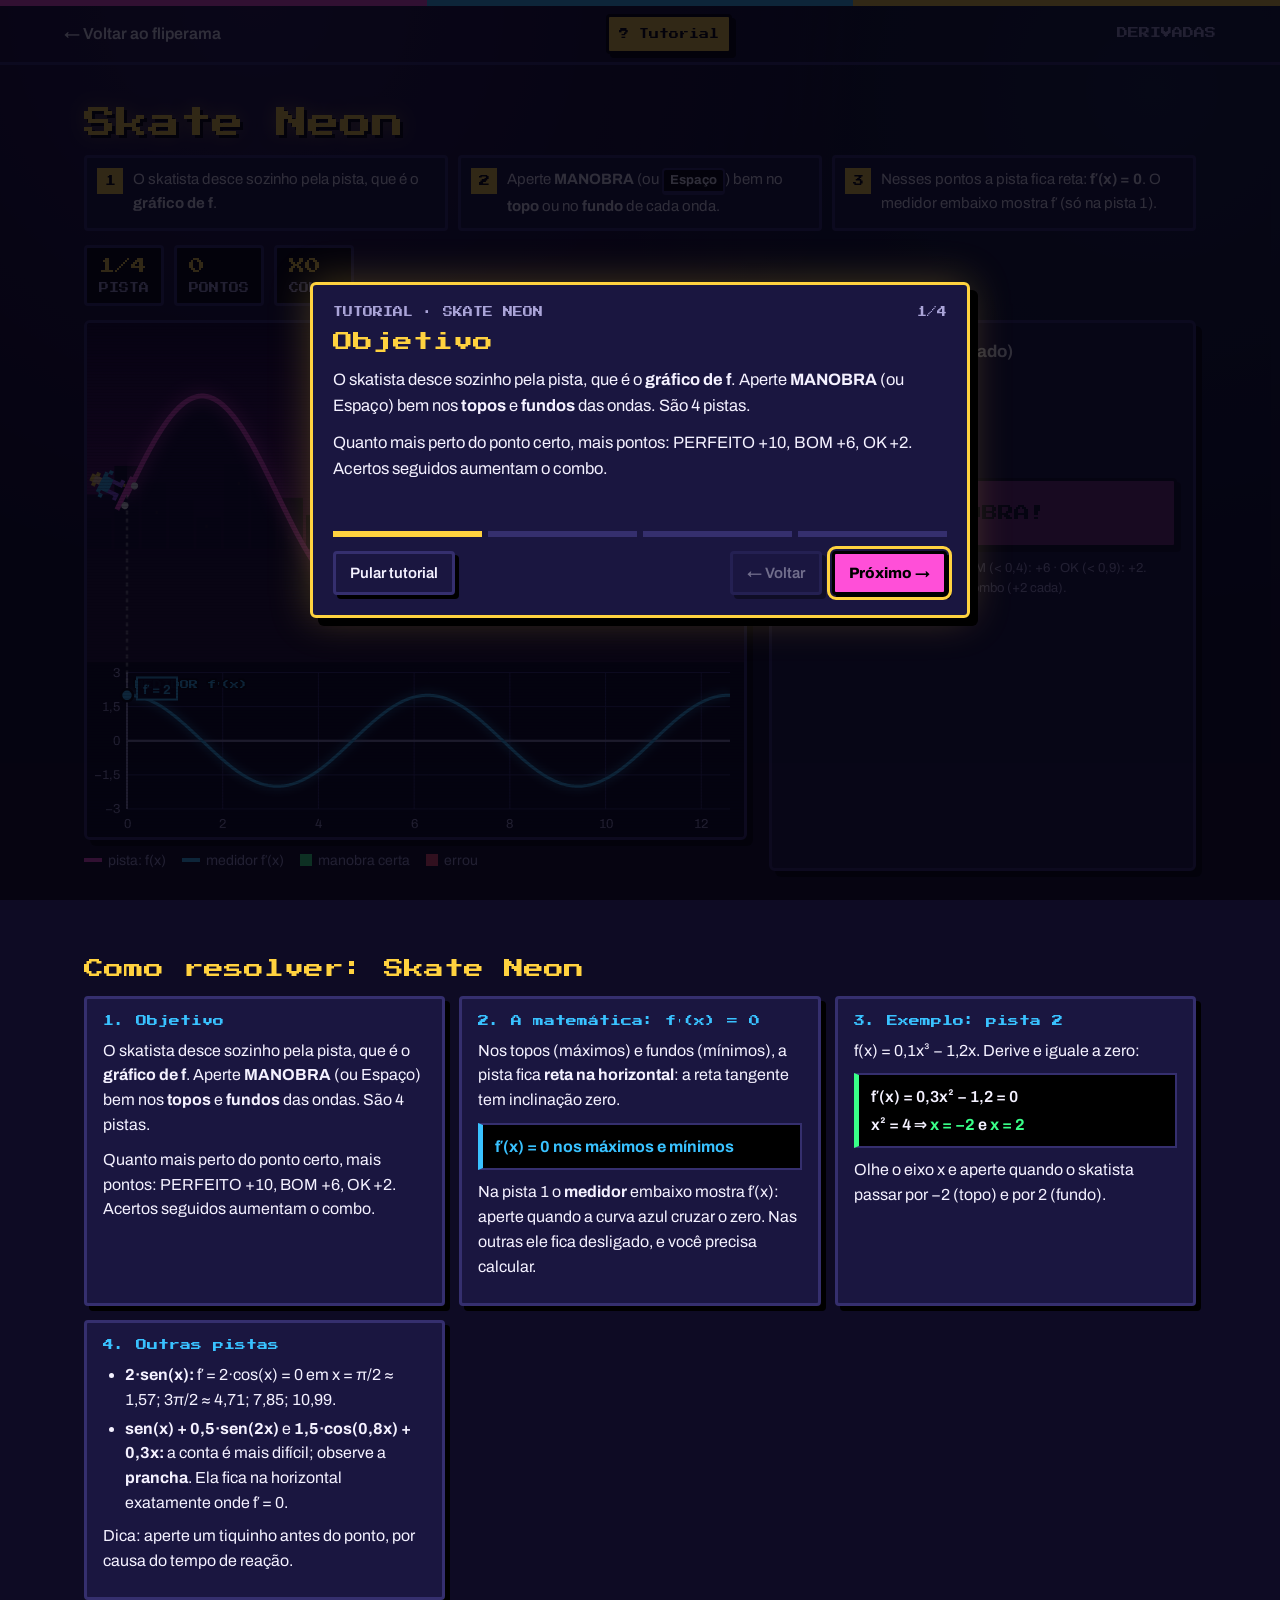
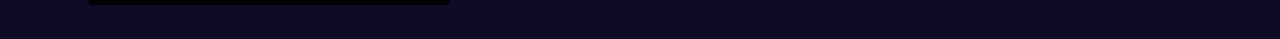
<file: skatista.html>
<!DOCTYPE html>
<html lang="pt-BR">
<head>
<meta charset="utf-8">
<meta name="viewport" content="width=device-width, initial-scale=1">
<title>Skate Neon</title>
<link rel="stylesheet" href="comum.css">
<style>
/* VOICE: jogo de skate de fliperama, reflexo + matemática
   IDEA: pista synthwave que é o gráfico de f; manobras só valem nos topos e vales (f′ = 0)
   PICTURE: pôr do sol neon, cidade ao fundo, pista rosa brilhante, skatista em pixel art, medidor de f′ embaixo
   COLOUR and TYPE: rosa e ciano neon sobre roxo; Press Start 2P nas manobras
   LAYOUT: pista à esquerda, botão de manobra e placar à direita */
:root{--cor:var(--pink)}
.fig{min-height:520px}
.manobra{width:100%;min-height:70px;font:16px var(--pixel)}
#log{display:grid;gap:6px;margin-top:12px;font-size:15px}
#log div{display:flex;justify-content:space-between;gap:8px;border-bottom:2px solid var(--line);padding-bottom:4px}
.ok{color:var(--green);font-weight:700}.mal{color:var(--red);font-weight:700}
</style>
<script src="grafico.js"></script>
<script src="tutoriais.js"></script>
</head>
<body>
<div class="stripe"><i style="background:var(--pink)"></i><i style="background:var(--blue)"></i><i style="background:var(--yel)"></i></div>
<nav class="topo"><a href="index.html">← Voltar ao fliperama</a><span class="marca">DERIVADAS</span></nav>
<section class="band">
  <h1>Skate Neon</h1>
  <div class="como">
    <div>O skatista desce sozinho pela pista, que é o <b>gráfico de f</b>.</div>
    <div>Aperte <b>MANOBRA</b> (ou <span class="kbd">Espaço</span>) bem no <b>topo</b> ou no <b>fundo</b> de cada onda.</div>
    <div>Nesses pontos a pista fica reta: <b>f′(x) = 0</b>. O medidor embaixo mostra f′ (só na pista 1).</div>
  </div>
  <div class="placar"><div><b id="pPista">1/4</b>pista</div><div><b id="pPts">0</b>pontos</div><div><b id="pCombo">0</b>combo</div></div>
  <div class="palco">
    <div>
      <div class="fig"><canvas id="cv"></canvas></div>
      <div class="leg"><span><i style="background:var(--pink)"></i>pista: f(x)</span><span><i style="background:var(--blue)"></i>medidor f′(x)</span><span><i class="b" style="background:var(--green)"></i>manobra certa</span><span><i class="b" style="background:var(--red)"></i>errou</span></div>
    </div>
    <aside class="panel" id="painel">
      <h3 id="tit"></h3>
      <p class="grande" id="fx" style="color:var(--pink)"></p>
      <button class="pri" id="bIr">Começar pista</button>
      <button class="pri manobra" id="bMan" disabled style="margin-top:12px">MANOBRA!</button>
      <p class="small" style="margin-top:10px">PERFEITO (|f′| &lt; 0,12): +10 · BOM (&lt; 0,4): +6 · OK (&lt; 0,9): +2. Acertos seguidos aumentam o combo (+2 cada).</p>
      <div id="log"></div>
    </aside>
  </div>
</section>
<script>
{
const $=id=>document.getElementById(id),F=G.fmt;
const PISTAS=[
  {ex:'f(x) = 2·sen(x)',f:x=>2*Math.sin(x),x0:0,x1:12.6,y:[-3.2,3.2],ver:true},
  {ex:'f(x) = 0,1x³ − 1,2x',f:x=>.1*x**3-1.2*x,x0:-4.6,x1:4.6,y:[-3.5,3.5],ver:false},
  {ex:'f(x) = sen(x) + 0,5·sen(2x)',f:x=>Math.sin(x)+.5*Math.sin(2*x),x0:0,x1:12.6,y:[-2.2,2.2],ver:false},
  {ex:'f(x) = 1,5·cos(0,8x) + 0,3x',f:x=>1.5*Math.cos(.8*x)+.3*x,x0:0,x1:14,y:[-2,6],ver:false},
];
const MANOBRAS=['OLLIE','KICKFLIP','HEELFLIP','360 FLIP','GRIND','MANUAL','POP SHOVE-IT'];
const SK=['...hh...','..hssh..','...ss...','.bbbbbb.','b.bbbb.b','..bbbb..','..p..p..','..p..p..','.pp..pp.'];
const PALS={h:'#ffd23f',s:'#ffcf9e',b:'#39c2ff',p:'#9b5cff'};
const d=(f,x)=>(f(x+1e-5)-f(x-1e-5))/2e-5;
function extremos(P){const r=[];let xa=P.x0,da=d(P.f,xa);
  for(let x=P.x0+.01;x<=P.x1;x+=.01){const dx=d(P.f,x);if(da*dx<0){let a=xa,b=x;for(let k=0;k<40;k++){const m=(a+b)/2;d(P.f,a)*d(P.f,m)<=0?b=m:a=m;}r.push({x:(a+b)/2,tipo:dx>0?'vale':'topo',feito:null});}xa=x;da=dx;}return r;}
let pi=0,pts=0,combo=0,P=null,ext=[],xs=0,rodando=false,t0=0,dur=13,acabouPista=false,salto=0,giro=0,p=null;
const s=G.tela($('cv'));
function prepara(){P=PISTAS[pi];ext=extremos(P);xs=P.x0;rodando=false;acabouPista=false;
  $('tit').textContent=`Pista ${pi+1} de ${PISTAS.length}${P.ver?' (medidor ligado)':' (medidor desligado)'}`;$('fx').textContent=P.ex;
  $('log').innerHTML='';$('bIr').textContent='Começar pista';$('bIr').disabled=false;$('bMan').disabled=true;placar();}
function placar(){$('pPista').textContent=`${pi+1}/${PISTAS.length}`;$('pPts').textContent=pts;$('pCombo').textContent='x'+combo;}
function log(t,cl,v){$('log').insertAdjacentHTML('beforeend',`<div><span>${t}</span><span class="${cl}">${v}</span></div>`);}
$('bIr').onclick=()=>{
  if(acabouPista){if(pi<PISTAS.length-1){pi++;prepara();}else{const r=G.recorde('exatas-skatista',pts);G.fim($('painel'),{titulo:'Sessão encerrada!',valor:pts,detalhe:'pontos',rec:r});}return;}
  rodando=true;t0=performance.now();$('bIr').disabled=true;$('bMan').disabled=false;$('bMan').focus();};
function manobra(){
  if(!rodando)return;salto=performance.now();
  const alvo=ext.filter(e=>!e.feito).sort((a,b)=>Math.abs(a.x-xs)-Math.abs(b.x-xs))[0],df=d(P.f,xs),X=p?p.X(xs):0,Y=p?p.Y(P.f(xs))-60:0;
  if(!alvo||Math.abs(alvo.x-xs)>.9){combo=0;placar();G.pop('CEDO DEMAIS',X,Y,'#ff4d6d');log(`x = ${F(xs,2)}: nenhum topo/vale perto`,'mal',`f′ = ${F(df,2)}`);return;}
  const a=Math.abs(df),[nome,base]=a<.12?['PERFEITO',10]:a<.4?['BOM',6]:a<.9?['OK',2]:['ERROU',0];
  if(base){combo++;giro=1;}else combo=0;const ganho=base?base+2*(combo-1):0;
  alvo.feito={x:xs,ganho};pts+=ganho;placar();
  if(base){const m=MANOBRAS[Math.floor(Math.random()*MANOBRAS.length)];G.pop(`${m}! +${ganho}`,X,Y,a<.12?'#39ff88':'#ffd23f');G.explode(X,Y+40,['#ff4fd8','#39c2ff','#ffd23f'],22,3);}
  else G.pop('ERROU!',X,Y,'#ff4d6d');
  log(`${alvo.tipo} em x ≈ ${F(alvo.x,2)}`,base?'ok':'mal',`f′ = ${F(df,2)} · ${nome} +${ganho}`);}
$('bMan').onclick=manobra;addEventListener('keydown',e=>{if(e.key===' '){e.preventDefault();manobra();}});
G.loop(now=>{
  if(rodando){const k=(now-t0)/1000/dur;xs=P.x0+(P.x1-P.x0)*Math.min(1,k);
    for(const e of ext)if(!e.feito&&xs>e.x+.9){e.feito={x:null,ganho:0};combo=0;placar();log(`${e.tipo} em x ≈ ${F(e.x,2)}`,'mal','passou direto · 0');if(p)G.pop('PASSOU!',p.X(e.x),p.Y(P.f(e.x))-30,'#ff4d6d');}
    if(k>=1){rodando=false;acabouPista=true;$('bMan').disabled=true;$('bIr').disabled=false;$('bIr').textContent=pi<PISTAS.length-1?'Próxima pista':'Ver resultado';}}
  desenha(now);});
function desenha(now){
  s.limpa();if(!s.W||!P)return;const c=s.ctx,W=s.W,H=s.H,mostrarD=P.ver||acabouPista;
  // pôr do sol synthwave
  const ceu=c.createLinearGradient(0,0,0,H*.6);ceu.addColorStop(0,'#14062e');ceu.addColorStop(.6,'#5a1663');ceu.addColorStop(1,'#ff6f61');c.fillStyle=ceu;c.fillRect(0,0,W,H);
  const sx=W*.5,sy=H*(mostrarD?.42:.55),sr=Math.min(W,H)*.2;const sol=c.createLinearGradient(0,sy-sr,0,sy+sr);sol.addColorStop(0,'#ffd23f');sol.addColorStop(1,'#ff4fd8');
  c.fillStyle=sol;c.beginPath();c.arc(sx,sy,sr,Math.PI,0);c.fill();c.fillStyle='#5a1663';for(let i=0;i<6;i++)c.fillRect(sx-sr,sy-sr*.12*(i+1)-i*2,sr*2,3+i*.6);
  c.fillStyle='#0e0b24';for(let i=0;i<24;i++){const bw=W/24,bh=30+((i*53)%70);c.fillRect(i*bw,sy-bh+10,bw-3,bh);}
  c.fillStyle='rgba(255,210,63,.6)';for(let i=0;i<40;i++){const bw=W/24,col=i%24,bh=30+((col*53)%70);if((i*7)%3)c.fillRect(col*bw+4+(i%3)*5,sy-bh+18+(i%4)*10,2,3);}
  p=G.plano(s,{x0:P.x0,x1:P.x1,y0:P.y[0],y1:P.y[1]},{mB:mostrarD?H*.36:30,mL:40});
  // pista: concreto embaixo da curva + borda neon
  c.fillStyle='rgba(20,14,48,.92)';c.beginPath();c.moveTo(0,H);c.lineTo(0,p.Y(P.f(P.x0)));for(let px=p.X(P.x0);px<=p.X(P.x1);px+=3)c.lineTo(px,p.Y(P.f(p.xi(px))));c.lineTo(W,p.Y(P.f(P.x1)));c.lineTo(W,H);c.fill();
  G.curva(p,P.f,'#ff4fd8',5,{brilho:16});
  for(const e of ext)if(e.feito)G.ponto(c,p.X(e.x),p.Y(P.f(e.x)),7,e.feito.ganho?'#39ff88':'#ff4d6d','#000');
  // skatista: prancha inclinada como a reta tangente; pula ao fazer manobra
  const x1=xs-.03,x2=xs+.03,ang=Math.atan2(p.Y(P.f(x2))-p.Y(P.f(x1)),p.X(x2)-p.X(x1)),kS=Math.max(0,1-(now-salto)/450),pulo=Math.sin(kS*Math.PI)*28;
  c.save();c.translate(p.X(xs),p.Y(P.f(xs))-pulo);c.rotate(ang+(kS>0&&giro?(1-kS)*Math.PI*2:0));
  c.fillStyle='#ff4fd8';c.fillRect(-18,-5,36,5);G.ponto(c,-11,3,3.5,'#fff');G.ponto(c,11,3,3.5,'#fff');G.sprite(c,SK,PALS,0,-24,3.6);c.restore();
  // medidor f′
  if(mostrarD){c.fillStyle='rgba(7,6,26,.95)';c.fillRect(0,H*.66,W,H*.34);
    const q=G.plano(s,{x0:P.x0,x1:P.x1,y0:-3,y1:3},{mT:H*.68,mB:28,mL:40});G.grade(q,{sy:1.5});G.arcade(c,'MEDIDOR f′(x)',q.mL+8,q.mT+16,'#39c2ff',9,'left');
    G.curva(q,x=>d(P.f,x),'#39c2ff',3,{brilho:10});c.strokeStyle='rgba(255,255,255,.4)';c.setLineDash([4,4]);c.beginPath();c.moveTo(q.X(xs),p.Y(P.f(xs)));c.lineTo(q.X(xs),q.Y(Math.max(-3,Math.min(3,d(P.f,xs)))));c.stroke();c.setLineDash([]);
    G.ponto(c,q.X(xs),q.Y(Math.max(-3,Math.min(3,d(P.f,xs)))),6,'#39c2ff','#000');
    const dv=d(P.f,xs);G.rotulo(c,`f′ = ${F(dv,2)}`,q.X(xs)+10,q.mT+16,Math.abs(dv)<.12?'#39ff88':'#39c2ff');}
  G.desenhaParts(c);G.desenhaPops(c);
  if(!rodando&&!acabouPista)G.arcade(c,'APERTE COMEÇAR',W/2,H*.22,'#ffd23f',13);
}
prepara();
}
</script>
<script>G.tutorial('skatista');</script>
</body>
</html>
</file>
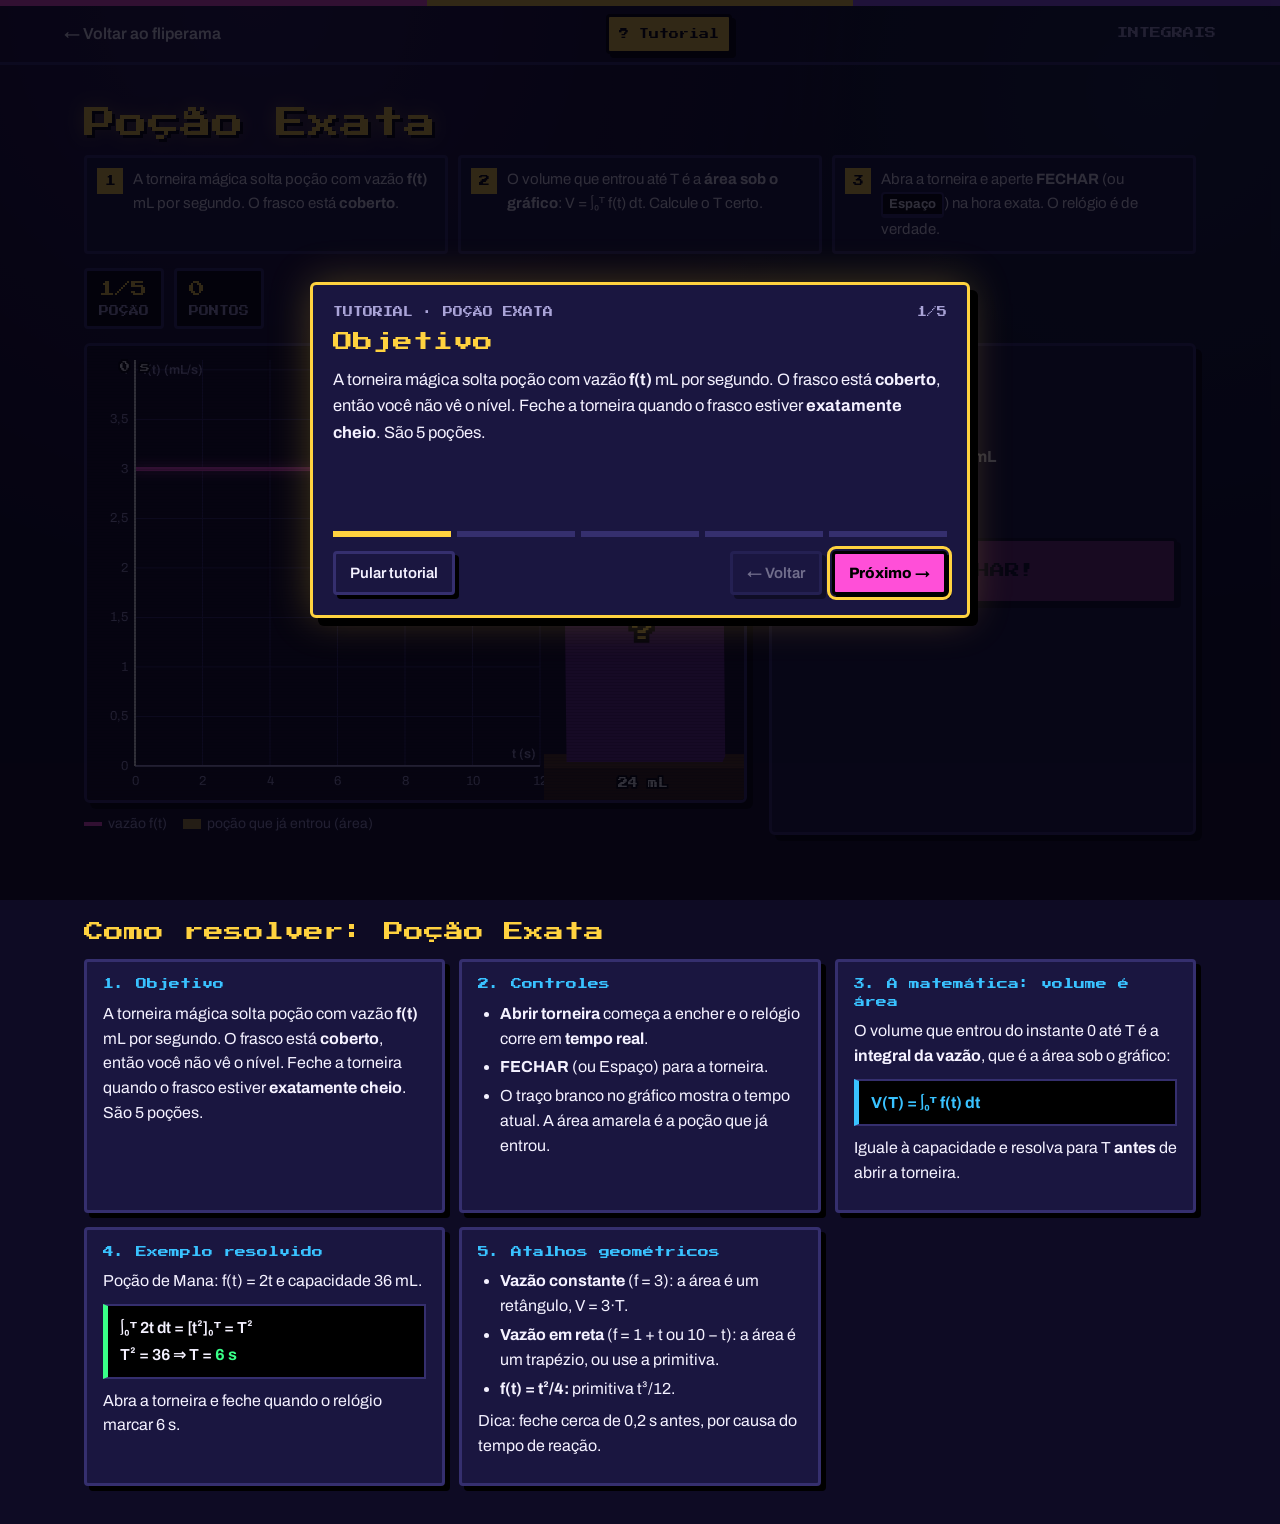
<file: tanque.html>
<!DOCTYPE html>
<html lang="pt-BR">
<head>
<meta charset="utf-8">
<meta name="viewport" content="width=device-width, initial-scale=1">
<title>Poção Exata</title>
<link rel="stylesheet" href="comum.css">
<style>
/* VOICE: oficina de alquimista de RPG, suspense no fim
   IDEA: uma torneira mágica com vazão variável e um frasco coberto: só a integral diz quando fechar
   PICTURE: gráfico da vazão com a área enchendo; frasco de poção coberto por um pano, revelado no fim
   COLOUR and TYPE: poção rosa, área amarela, madeira; Press Start 2P nos avisos
   LAYOUT: gráfico + frasco à esquerda, controles à direita */
:root{--cor:var(--pink)}
.fig{min-height:460px}
.fechar{width:100%;min-height:66px;font:15px var(--pixel)}
</style>
<script src="grafico.js"></script>
<script src="tutoriais.js"></script>
</head>
<body>
<div class="stripe"><i style="background:var(--pink)"></i><i style="background:var(--yel)"></i><i style="background:var(--roxo)"></i></div>
<nav class="topo"><a href="index.html">← Voltar ao fliperama</a><span class="marca">INTEGRAIS</span></nav>
<section class="band">
  <h1>Poção Exata</h1>
  <div class="como">
    <div>A torneira mágica solta poção com vazão <b>f(t)</b> mL por segundo. O frasco está <b>coberto</b>.</div>
    <div>O volume que entrou até T é a <b>área sob o gráfico</b>: V = ∫₀ᵀ f(t) dt. Calcule o T certo.</div>
    <div>Abra a torneira e aperte <b>FECHAR</b> (ou <span class="kbd">Espaço</span>) na hora exata. O relógio é de verdade.</div>
  </div>
  <div class="placar"><div><b id="pNiv">1/5</b>poção</div><div><b id="pPts">0</b>pontos</div></div>
  <div class="palco">
    <div>
      <div class="fig"><canvas id="cv"></canvas></div>
      <div class="leg"><span><i style="background:var(--pink)"></i>vazão f(t)</span><span><i style="background:rgba(255,210,63,.7);height:10px"></i>poção que já entrou (área)</span></div>
    </div>
    <aside class="panel" id="painel">
      <h3 id="tit"></h3>
      <p class="grande" id="fx" style="color:var(--pink)"></p>
      <p id="cap"></p>
      <div class="acts"><button class="pri" id="bAbre">Abrir torneira</button></div>
      <button class="pri fechar" id="bFecha" disabled style="margin-top:12px">FECHAR!</button>
      <div class="res" id="res" style="display:none"></div>
    </aside>
  </div>
</section>
<script>
{
const $=id=>document.getElementById(id),F=G.fmt;
const NIV=[
  {nome:'Poção de Vida',ex:'f(t) = 3',f:()=>3,V:24,To:8,conta:'∫₀ᵀ 3 dt = 3T = 24 ⇒ T = 8 s',cor:'#ff4d6d'},
  {nome:'Poção de Mana',ex:'f(t) = 2t',f:t=>2*t,V:36,To:6,conta:'∫₀ᵀ 2t dt = T² = 36 ⇒ T = 6 s',cor:'#39c2ff'},
  {nome:'Poção de Velocidade',ex:'f(t) = 1 + t',f:t=>1+t,V:12,To:4,conta:'∫₀ᵀ (1 + t) dt = T + T²/2 = 12 ⇒ T² + 2T − 24 = 0 ⇒ T = 4 s',cor:'#39ff88'},
  {nome:'Poção de Força',ex:'f(t) = 10 − t',f:t=>10-t,V:42,To:6,conta:'∫₀ᵀ (10 − t) dt = 10T − T²/2 = 42 ⇒ T² − 20T + 84 = 0 ⇒ T = 6 s',cor:'#ff8a3d'},
  {nome:'Elixir Lendário',ex:'f(t) = t²/4',f:t=>t*t/4,V:18,To:6,conta:'∫₀ᵀ t²/4 dt = T³/12 = 18 ⇒ T³ = 216 ⇒ T = 6 s',cor:'#ffd23f'},
];
let ni=0,pts=0,N=null,t=0,rodando=false,fechado=false,vol=0,revela=0;
const s=G.tela($('cv'));
function prepara(){N=NIV[ni];t=0;vol=0;rodando=false;fechado=false;revela=0;
  $('tit').textContent=`${N.nome} (${ni+1} de ${NIV.length})`;$('fx').textContent=N.ex+' mL/s';$('cap').innerHTML=`Capacidade do frasco: <b>${N.V} mL</b>`;
  $('res').style.display='none';$('bAbre').textContent='Abrir torneira';$('bAbre').disabled=false;$('bFecha').disabled=true;placar();}
function placar(){$('pNiv').textContent=`${ni+1}/${NIV.length}`;$('pPts').textContent=pts;}
$('bAbre').onclick=()=>{
  if(fechado){if(ni<NIV.length-1){ni++;prepara();}else{const r=G.recorde('exatas-tanque',pts);G.fim($('painel'),{titulo:'Todas as poções prontas!',valor:pts,detalhe:`de ${NIV.length*100} pontos`,rec:r});}return;}
  rodando=true;$('bAbre').disabled=true;$('bFecha').disabled=false;$('bFecha').focus();};
let fx=0,fy=0;
function fecha(){if(!rodando)return;rodando=false;fechado=true;$('bFecha').disabled=true;
  const err=Math.abs(vol-N.V)/N.V,n=Math.max(0,Math.round(100*(1-3*err)));pts+=n;placar();
  G.pop(n>=90?'PERFEITO! +'+n:n>=60?'BOM! +'+n:'+'+n,fx,fy-40,n>=90?'#39ff88':n>=60?'#ffd23f':'#ff4d6d');if(n>=90)G.explode(fx,fy,[N.cor,'#ffd23f','#fff'],40,4);
  $('res').className='res'+(n<60?' err':'');
  $('res').innerHTML=`<b>${n} pontos.</b> Você fechou em T = ${F(t,2)} s com ${F(vol,1)} mL (${vol>N.V?'transbordou '+F(vol-N.V,1)+' mL':'faltaram '+F(N.V-vol,1)+' mL'}).<br>Conta: ${N.conta}`;
  $('res').style.display='block';$('bAbre').textContent=ni<NIV.length-1?'Próxima poção':'Ver resultado';$('bAbre').disabled=false;}
$('bFecha').onclick=fecha;addEventListener('keydown',e=>{if(e.key===' '){e.preventDefault();fecha();}});
let ult=0;
G.loop(now=>{const dt=Math.min(.05,(now-(ult||now))/1000);ult=now;
  if(rodando){for(let k=0;k<10;k++){vol+=N.f(t+dt/20)*dt/10;t+=dt/10;}if(t>=12)fecha();}
  if(fechado)revela=Math.min(1,revela+dt*1.5);desenha(now);});
function desenha(now){
  s.limpa();if(!s.W||!N)return;const c=s.ctx,W=s.W,H=s.H,tw=Math.min(170,W*.27);
  c.fillStyle='#120d22';c.fillRect(0,0,W,H);
  const fmax=Math.max(...Array.from({length:61},(_,i)=>N.f(i/5)));
  const p=G.plano(s,{x0:0,x1:12,y0:0,y1:fmax*1.2+.5},{mR:tw+34});
  G.grade(p,{tx:'t (s)',ty:'f(t) (mL/s)'});
  if(t>0){c.fillStyle='rgba(255,210,63,.55)';c.beginPath();c.moveTo(p.X(0),p.Y(0));for(let k=0;k<=150;k++){const tm=t*k/150;c.lineTo(p.X(tm),p.Y(N.f(tm)));}c.lineTo(p.X(t),p.Y(0));c.fill();}
  G.curva(p,N.f,'#ff4fd8',4,{brilho:12});
  if(fechado){c.strokeStyle='#39ff88';c.setLineDash([6,5]);c.lineWidth=2.5;c.beginPath();c.moveTo(p.X(N.To),p.mT);c.lineTo(p.X(N.To),p.Y(0));c.stroke();c.setLineDash([]);G.rotulo(c,`T certo = ${F(N.To)} s`,p.X(N.To)+6,p.mT+14,'#39ff88');}
  c.strokeStyle='#fff';c.lineWidth=2;c.beginPath();c.moveTo(p.X(t),p.mT);c.lineTo(p.X(t),p.Y(0));c.stroke();G.arcade(c,F(t,1)+' s',p.X(t),p.mT+12,'#fff',10);
  // bancada, torneira e frasco
  const cx=W-tw/2-16,base=H-46,fw=tw*.78,fh=Math.min(H*.55,250),topo=base-fh;fx=cx;fy=topo+fh*.5;
  c.fillStyle='#5c3a1a';c.fillRect(W-tw-30,base,tw+30,14);c.fillStyle='#3b2412';c.fillRect(W-tw-30,base+14,tw+30,H);
  c.fillStyle='#8f8aa8';c.fillRect(cx-40,26,52,12);c.fillRect(cx-6,26,12,28);
  if(rodando){c.fillStyle=N.cor;c.fillRect(cx-3,54,6,topo-50);}
  // frasco (corpo redondo + gargalo)
  const fr=()=>{c.beginPath();c.moveTo(cx-fw*.16,topo-18);c.lineTo(cx-fw*.16,topo+fh*.25);c.quadraticCurveTo(cx-fw/2,topo+fh*.3,cx-fw/2,topo+fh*.62);c.quadraticCurveTo(cx-fw/2,base,cx,base);c.quadraticCurveTo(cx+fw/2,base,cx+fw/2,topo+fh*.62);c.quadraticCurveTo(cx+fw/2,topo+fh*.3,cx+fw*.16,topo+fh*.25);c.lineTo(cx+fw*.16,topo-18);c.closePath();};
  c.save();fr();c.clip();c.fillStyle='rgba(255,255,255,.06)';c.fillRect(0,0,W,H);
  if(fechado){const nv=Math.min(1,vol/N.V)*revela,yl=base-(fh+18)*nv;c.fillStyle=N.cor;c.globalAlpha=.85;c.fillRect(cx-fw,yl+3*Math.sin(now/200),fw*2,base-yl);c.globalAlpha=1;
    c.fillStyle='rgba(255,255,255,.5)';for(let i=0;i<6;i++)G.ponto(c,cx-fw*.3+((i*37)%(fw*.6)),base-((now/8+i*30)%Math.max(1,base-yl)),3,'rgba(255,255,255,.5)');}
  c.restore();fr();c.strokeStyle='#d6d2ff';c.lineWidth=3;c.stroke();
  // pano cobrindo o frasco enquanto não fecha
  if(!fechado||revela<1){const k=fechado?revela:0;c.save();c.globalAlpha=1-k;c.fillStyle='#6b2d8f';c.beginPath();c.moveTo(cx-fw*.6,topo-24-k*80);c.lineTo(cx+fw*.6,topo-24-k*80);c.lineTo(cx+fw*.62,base+2);for(let x=cx+fw*.6;x>cx-fw*.6;x-=12)c.lineTo(x,base+2+(x%24?6:0));c.closePath();c.fill();
    G.arcade(c,'?',cx,topo+fh*.55,'#ffd23f',22);c.restore();}
  if(fechado&&vol>N.V&&revela>=1)G.arcade(c,'TRANSBORDOU!',cx,topo-30,'#ff4d6d',9);
  G.arcade(c,N.V+' mL',cx,base+34,'#fff',10);
  G.desenhaParts(c);G.desenhaPops(c);
}
prepara();
}
</script>
<script>G.tutorial('tanque');</script>
</body>
</html>
</file>
<file: comum.css>
/* Tema "Arcade retrô": estilo fliperama anos 80/90, compartilhado por todas as páginas.
   As cores ficam iguais no modo claro e no escuro (é um tema noturno de propósito). */
@import url('https://fonts.googleapis.com/css2?family=Press+Start+2P&family=Archivo:wght@400;600;800&display=swap');
:root{color-scheme:dark;
  --bg:#0e0b24;--card:#1a1640;--line:#352f6e;--ink:#f4f1ff;--mut:#aaa4d8;
  --red:#ff4d6d;--blue:#39c2ff;--green:#39ff88;--yel:#ffd23f;--org:#ff8a3d;--pink:#ff4fd8;--roxo:#9b5cff;
  --pixel:'Press Start 2P',monospace}
:root[data-theme=light],:root[data-theme=dark]{color-scheme:dark}
*{box-sizing:border-box;min-width:0}
body{margin:0;background:var(--bg);color:var(--ink);font:16px/1.55 Archivo,system-ui,sans-serif;overflow-x:clip;font-variant-numeric:tabular-nums;
  background-image:radial-gradient(circle at 20% 0%,rgba(155,92,255,.18),transparent 45%),radial-gradient(circle at 90% 10%,rgba(57,194,255,.12),transparent 40%);background-attachment:fixed}
.stripe{display:flex;height:6px}.stripe i{flex:1}
.topo{display:flex;align-items:center;justify-content:space-between;gap:12px;padding:6px max(5vw,16px);border-bottom:3px solid var(--line);flex-wrap:wrap}
.topo a{color:var(--ink);text-decoration:none;font-weight:600;min-height:44px;display:inline-flex;align-items:center;gap:6px}
.topo a:hover{color:var(--yel)}
.topo .marca{font:11px/1.6 var(--pixel);color:var(--mut)}
.band{padding:clamp(18px,3vw,40px) max(5vw,16px);max-width:1240px;margin:0 auto}
h1{font:clamp(20px,3.2vw,32px)/1.25 var(--pixel);margin:0 0 12px;color:var(--yel);text-shadow:3px 3px 0 #000,0 0 18px rgba(255,210,63,.45);text-wrap:balance}
h2{font:clamp(15px,2vw,20px)/1.3 var(--pixel);margin:0 0 14px}
h3{font-size:17px;margin:0 0 6px}
p{margin:0 0 10px}
.lead{color:var(--mut);max-width:70ch}
.small{font-size:13px;color:var(--mut)}
.panel{background:var(--card);border:3px solid var(--line);border-radius:6px;padding:16px;box-shadow:6px 6px 0 #000}
.tag{display:inline-block;font:10px/1.6 var(--pixel);padding:4px 8px;border-radius:2px;color:#000}
button,.btn{font:600 15px Archivo,sans-serif;min-height:44px;border-radius:4px;border:3px solid var(--line);background:var(--card);color:var(--ink);cursor:pointer;padding:6px 14px;text-decoration:none;display:inline-flex;align-items:center;justify-content:center;box-shadow:4px 4px 0 #000;transition:transform .05s}
button:hover,.btn:hover{border-color:var(--ink)}
button:active{transform:translate(3px,3px);box-shadow:1px 1px 0 #000}
button:focus-visible,.btn:focus-visible,a:focus-visible,input:focus-visible{outline:3px solid var(--yel);outline-offset:2px}
button:disabled{opacity:.4;cursor:not-allowed;transform:none}
input[type=range]{width:100%;height:32px;accent-color:var(--yel)}
.fig{position:relative;min-height:420px;border:3px solid var(--line);border-radius:6px;background:#07061a;overflow:hidden;box-shadow:6px 6px 0 #000}
.fig>canvas{position:absolute;inset:0;width:100%;height:100%}
.fig::after{content:"";position:absolute;inset:0;pointer-events:none;background:repeating-linear-gradient(0deg,rgba(0,0,0,.16) 0 1px,transparent 1px 3px)}
@media(max-width:600px){.fig{min-height:320px}}

/* ---------- Peças dos jogos ---------- */
.palco{display:grid;grid-template-columns:minmax(0,1.55fr) minmax(0,1fr);gap:22px;margin-top:14px}
@media(max-width:860px){.palco{grid-template-columns:minmax(0,1fr)}}
.placar{display:flex;gap:10px;flex-wrap:wrap;margin:14px 0}
.placar div{background:#000;border:3px solid var(--line);border-radius:4px;padding:8px 12px;font:10px/1.4 var(--pixel);color:var(--mut);text-transform:uppercase}
.placar b{display:block;font:16px/1.3 var(--pixel);color:var(--yel);margin-bottom:4px}
.acts{display:flex;gap:10px;flex-wrap:wrap;margin-top:12px}
.pri{background:var(--cor,var(--yel));color:#000;border-color:#000;font-weight:800}
.leg{display:flex;gap:16px;flex-wrap:wrap;font-size:14px;margin-top:10px;color:var(--mut)}
.leg span{display:inline-flex;align-items:center;gap:6px}
.leg i{width:18px;height:4px;display:inline-block}
.leg i.b{width:12px;height:12px}
.res{border-left:5px solid var(--green);background:rgba(57,255,136,.08);padding:8px 12px;margin:12px 0}
.res.err{border-color:var(--red);background:rgba(255,77,109,.08)}
.fim{text-align:center}
.fim b{display:block;font:34px/1.3 var(--pixel);color:var(--yel);margin:10px 0}
.opcoes{display:grid;gap:10px;margin:12px 0}
.opcoes button{justify-content:flex-start;font-size:18px;min-height:50px;text-align:left}
.opcoes button.certa{background:var(--green);border-color:#000;color:#000}
.opcoes button.errada{background:var(--red);border-color:#000;color:#000}
.grande{font-size:clamp(19px,2.4vw,25px);font-weight:800;margin:4px 0 12px}
.par{margin:10px 0}
.par label{display:flex;justify-content:space-between;gap:8px;font-weight:600;flex-wrap:wrap}
.kbd{display:inline-block;border:2px solid var(--line);border-bottom-width:4px;border-radius:4px;padding:0 6px;font-size:13px;font-weight:700;background:#000}
/* "Como jogar" em 3 passos */
.como{display:grid;grid-template-columns:repeat(3,minmax(0,1fr));gap:10px;margin:6px 0 4px;counter-reset:p}
.como div{background:var(--card);border:3px solid var(--line);border-radius:4px;padding:10px 12px 10px 46px;position:relative;font-size:15px}
.como div::before{counter-increment:p;content:counter(p);position:absolute;left:10px;top:10px;width:26px;height:26px;display:grid;place-items:center;background:var(--yel);color:#000;font:11px var(--pixel)}
@media(max-width:700px){.como{grid-template-columns:minmax(0,1fr)}}

/* ---------- Tutorial (janela passo a passo) e guia fixo ---------- */
.tuto{position:fixed;inset:0;z-index:50;background:rgba(4,3,14,.82);display:grid;place-items:center;padding:16px}
.tuto[hidden]{display:none}
.tuto .caixa{width:min(660px,100%);max-height:calc(100vh - 32px);overflow:auto;background:var(--card);border:3px solid var(--yel);border-radius:6px;box-shadow:8px 8px 0 #000,0 0 40px rgba(255,210,63,.25);padding:20px}
.tuto .cab{display:flex;justify-content:space-between;align-items:center;gap:10px;margin-bottom:10px}
.tuto .cab span{font:10px/1.4 var(--pixel);color:var(--mut)}
.tuto h2{color:var(--yel);margin:4px 0 12px}
.tuto .corpo{font-size:16.5px;line-height:1.6;min-height:150px}
.tuto .pontos{display:flex;gap:6px;margin:14px 0 4px}
.tuto .pontos i{flex:1;height:6px;background:var(--line)}
.tuto .pontos i.on{background:var(--yel)}
.tuto .rodape{display:flex;gap:10px;flex-wrap:wrap;justify-content:space-between;margin-top:14px}
.f{display:block;background:#000;border:2px solid var(--line);border-left:5px solid var(--blue);padding:8px 12px;margin:10px 0;font-weight:700;color:var(--blue);line-height:1.7;overflow-x:auto}
.f.ex{border-left-color:var(--green);color:var(--ink);font-weight:600}
.f.ex b{color:var(--green)}
.corpo ol,.corpo ul,.guia ol,.guia ul{padding-left:22px;margin:8px 0}
.corpo li,.guia li{margin:4px 0}
.btnTuto{font:10px var(--pixel);min-height:40px;padding:6px 10px;background:var(--yel);color:#000;border-color:#000}
.guia{margin-top:8px}
.guia h2{color:var(--yel)}
.guia .passos{display:grid;grid-template-columns:repeat(auto-fit,minmax(min(100%,330px),1fr));gap:14px}
.guia .passo{background:var(--card);border:3px solid var(--line);border-radius:4px;padding:14px 16px;box-shadow:5px 5px 0 #000}
.guia .passo h3{font:11px/1.6 var(--pixel);color:var(--blue);margin-bottom:8px}
</file>
